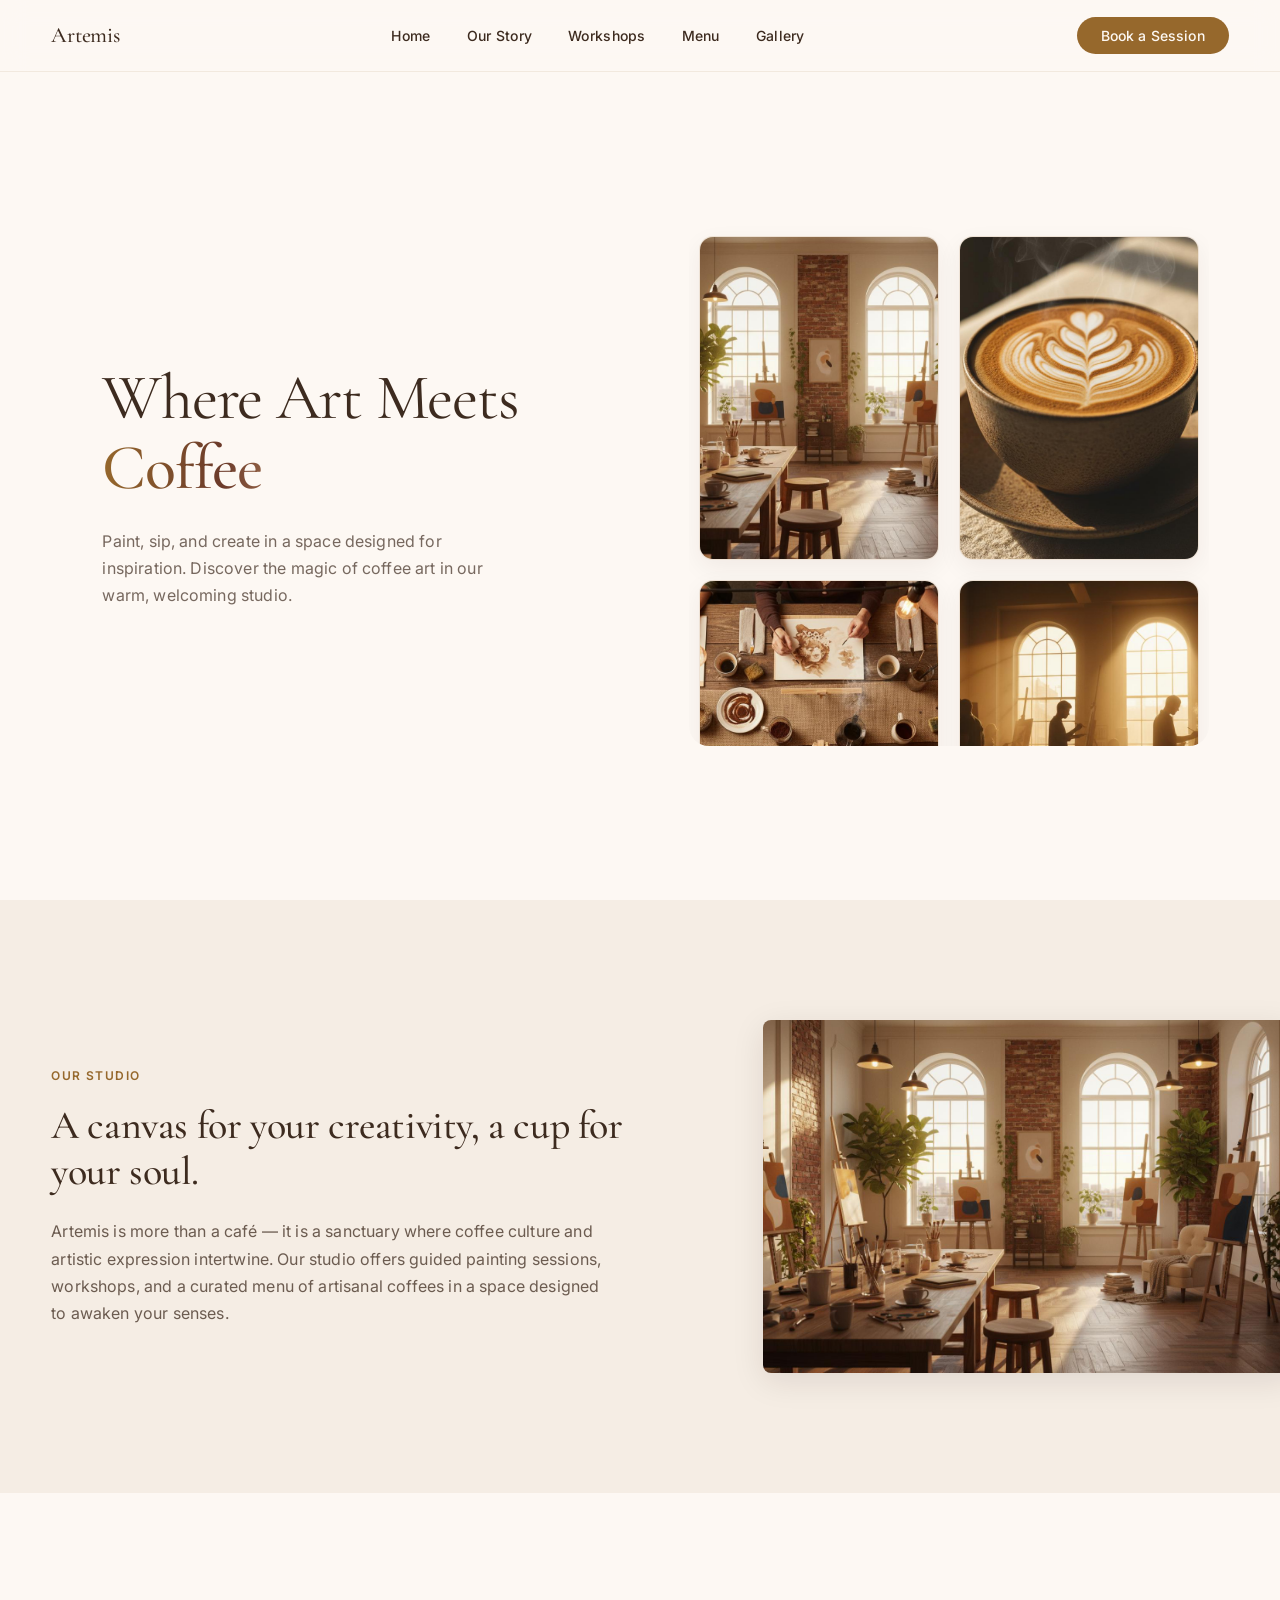
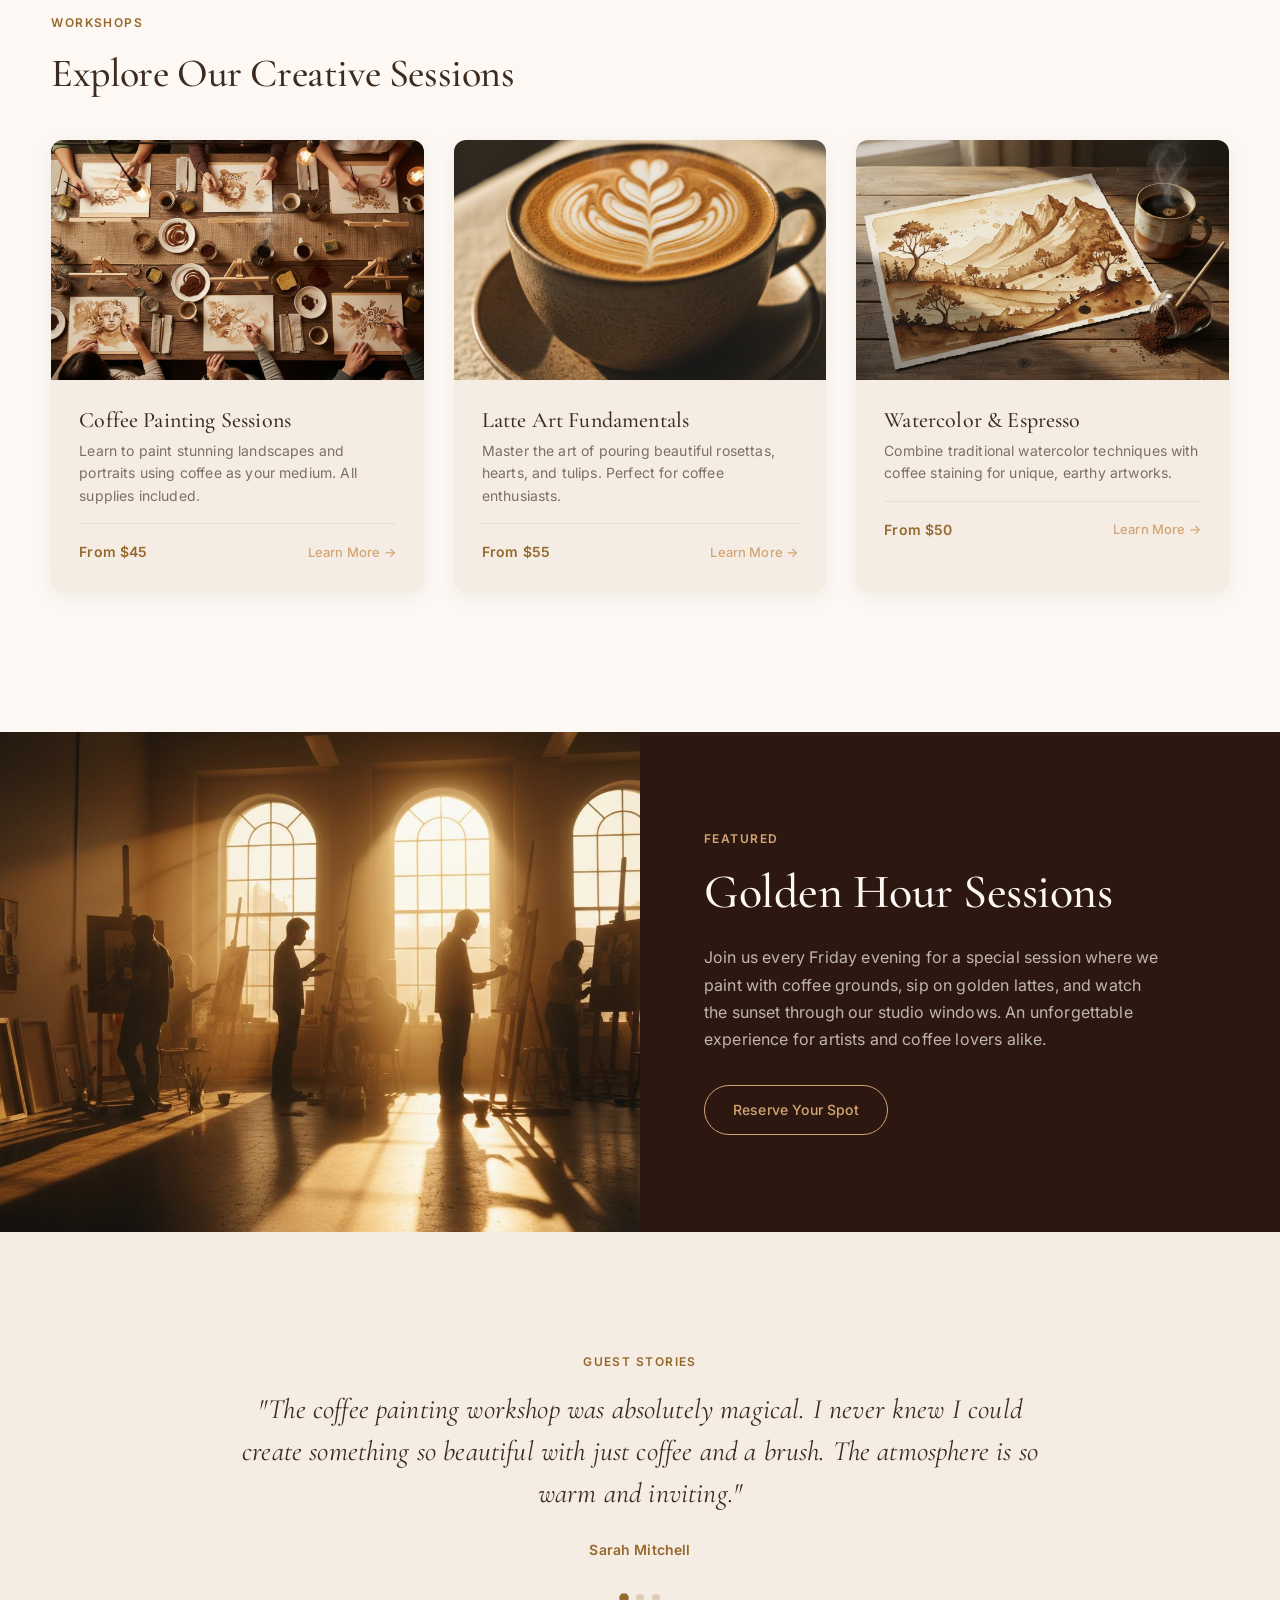
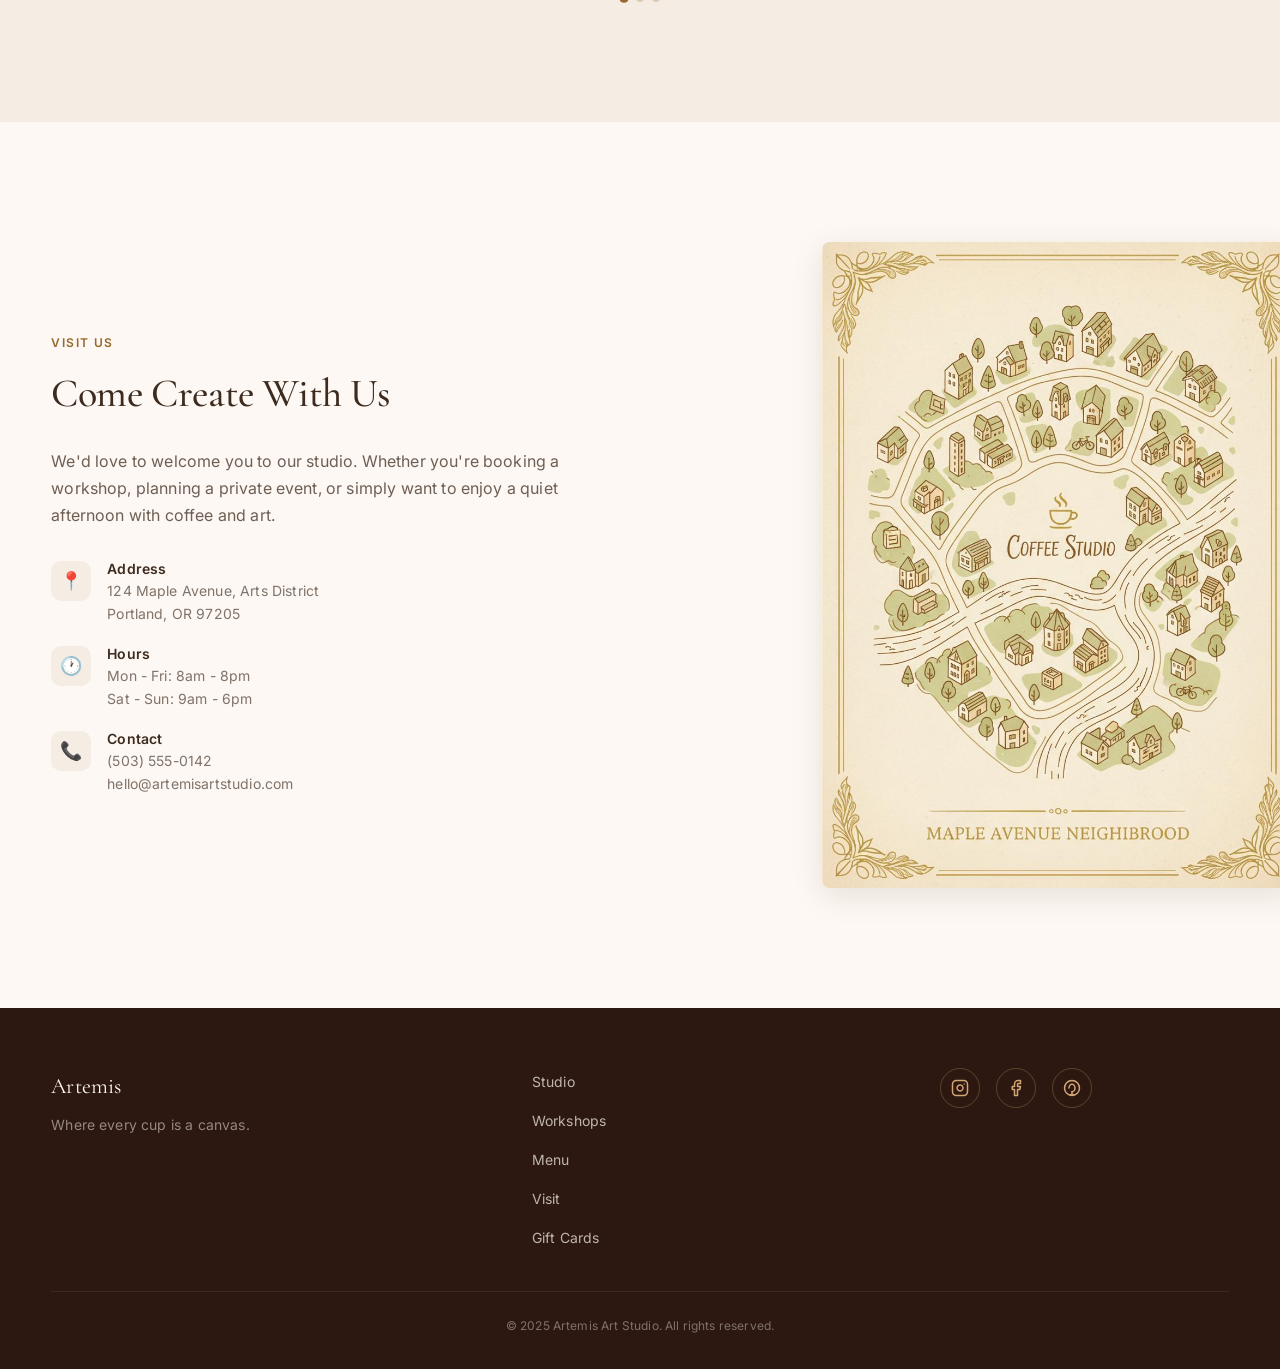
<file: index.html>
<!DOCTYPE html>
<html lang="en">
<head>
<meta charset="UTF-8">
<meta name="viewport" content="width=device-width, initial-scale=1.0">
<title>Artemis Art Studio &mdash; Where Art Meets Coffee</title>
<link rel="preconnect" href="https://fonts.googleapis.com">
<link rel="preconnect" href="https://fonts.gstatic.com" crossorigin>
<link href="https://fonts.googleapis.com/css2?family=Cormorant+Garamond:ital,wght@0,400;0,500;0,600;1,400&family=Inter:wght@400;500;600&display=swap" rel="stylesheet">
<style>
*,*::before,*::after{margin:0;padding:0;box-sizing:border-box}
:root{
  --primary:#3D2B1F;
  --secondary:#96682C;
  --accent:#D4A574;
  --highlight:#C8956C;
  --bg:#FDF8F3;
  --surface:#F5EDE4;
  --surface-dark:#2C1810;
  --coffee:#6B3A2A;
  --steam:rgba(212,165,116,0.4);
}
html{scroll-behavior:smooth}
body{
  font-family:'Inter',sans-serif;
  color:var(--primary);
  background:var(--bg);
  line-height:1.7;
  letter-spacing:0.01em;
  overflow-x:hidden;
}
h1,h2,h3,h4,h5,h6{font-family:'Cormorant Garamond',serif;font-weight:400;line-height:1.1}
img{max-width:100%;display:block}
a{text-decoration:none;color:inherit}

/* ===== NAVIGATION ===== */
.nav{
  position:fixed;
  top:0;left:0;right:0;
  height:72px;
  background:rgba(253,248,243,0.92);
  backdrop-filter:blur(12px);
  -webkit-backdrop-filter:blur(12px);
  border-bottom:1px solid rgba(150,104,44,0.1);
  z-index:100;
  display:flex;
  align-items:center;
  justify-content:space-between;
  padding:0 4vw;
}
.nav-logo{
  font-family:'Cormorant Garamond',serif;
  font-size:22px;
  font-weight:500;
  color:var(--primary);
  letter-spacing:-0.01em;
}
.nav-links{
  display:flex;
  align-items:center;
  gap:36px;
  list-style:none;
}
.nav-links a{
  font-family:'Inter',sans-serif;
  font-size:14px;
  font-weight:500;
  letter-spacing:0.02em;
  color:var(--primary);
  transition:color 0.3s ease;
  position:relative;
  text-decoration:none;
}
.nav-links a::after{
  content:'';
  position:absolute;
  bottom:-4px;left:0;
  width:0;height:1.5px;
  background:var(--secondary);
  transition:width 0.3s ease;
}
.nav-links a:hover{color:var(--secondary)}
.nav-links a:hover::after{width:100%}
.nav-cta{
  font-family:'Inter',sans-serif;
  font-size:14px;
  font-weight:500;
  background:var(--secondary);
  color:var(--bg);
  padding:10px 24px;
  border-radius:100px;
  border:none;
  cursor:pointer;
  transition:all 0.3s ease;
}
.nav-cta:hover{
  background:var(--primary);
  transform:translateY(-1px);
}
.nav-toggle{display:none}

/* ===== HERO ===== */
.hero{
  min-height:100vh;
  display:flex;
  align-items:center;
  background:var(--bg);
  position:relative;
  padding-top:72px;
}
.hero::before{
  content:'';
  position:absolute;
  inset:0;
  background:url("[data-uri]") repeat;
  opacity:0.02;
  pointer-events:none;
  mix-blend-mode:overlay;
}
.hero-inner{
  width:100%;
  max-width:1400px;
  margin:0 auto;
  padding:0 8vw;
  display:grid;
  grid-template-columns:50% 50%;
  align-items:center;
  gap:40px;
}
.hero-text{
  position:relative;
  z-index:2;
}
.hero-headline{
  font-family:'Cormorant Garamond',serif;
  font-size:clamp(40px,5.5vw,64px);
  font-weight:400;
  letter-spacing:-0.02em;
  line-height:1.1;
  color:var(--primary);
  max-width:520px;
}
.hero-headline .word{
  display:inline-block;
  opacity:0;
  transform:translateY(20px);
}

/* ===== COFFEE WRITING DYNAMIC COLOR CHROMATICITY ===== */
.hero-headline .word-coffee {
  background: linear-gradient(
    90deg, 
    var(--secondary) 0%, 
    var(--coffee) 25%, 
    var(--accent) 50%, 
    var(--highlight) 75%, 
    var(--secondary) 100%
  );
  background-size: 300% auto;
  -webkit-background-clip: text;
  background-clip: text;
  -webkit-text-fill-color: transparent;
  animation: colorShift 8s linear infinite;
  font-weight: 500;
}

@keyframes colorShift {
  0% { background-position: 0% center; }
  100% { background-position: 300% center; }
}

.hero-subtitle{
  font-family:'Inter',sans-serif;
  font-size:16px;
  font-weight:400;
  color:rgba(61,43,31,0.7);
  margin-top:24px;
  max-width:420px;
  line-height:1.7;
}
.hero-visual{
  display:flex;
  align-items:center;
  justify-content:center;
  position:relative;
  width:100%;
  height:100%;
}

/* ===== SECTIONS GENERAL ===== */
.section{
  padding:120px 4vw;
  position:relative;
}
.section-inner{
  max-width:1200px;
  margin:0 auto;
}
.section-label{
  font-family:'Inter',sans-serif;
  font-size:12px;
  font-weight:600;
  letter-spacing:0.12em;
  text-transform:uppercase;
  color:var(--secondary);
  margin-bottom:16px;
  display:block;
}
.section-heading{
  font-family:'Cormorant Garamond',serif;
  font-size:clamp(32px,3.5vw,40px);
  font-weight:500;
  letter-spacing:-0.01em;
  color:var(--primary);
  margin-bottom:24px;
  line-height:1.15;
}
.section-body{
  font-family:'Inter',sans-serif;
  font-size:16px;
  color:rgba(61,43,31,0.75);
  line-height:1.7;
  max-width:560px;
}

/* ===== INTRODUCTION ===== */
#studio{background:var(--surface)}
.intro-grid{
  display:grid;
  grid-template-columns:55% 45%;
  gap:64px;
  align-items:center;
}
.intro-image{
  border-radius:8px;
  overflow:hidden;
  box-shadow:0 8px 32px rgba(44,24,16,0.1);
}
.intro-image img{
  width:100%;
  height:100%;
  object-fit:cover;
  transition:transform 0.6s ease;
}
.intro-image:hover img{transform:scale(1.03)}

/* ===== WORKSHOPS: STATIC THREE-COLUMN GRID FOR COMPUTER ===== */
#workshops{background:var(--bg);overflow:hidden}
.workshops-carousel-wrapper{
  position:relative;
  width:100%;
}
.workshops-scroll{
  display:grid;
  grid-template-columns:repeat(3, 1fr);
  gap:30px;
  padding:20px 0;
}
.workshop-card{
  background:var(--surface);
  border-radius:12px;
  overflow:hidden;
  box-shadow:0 4px 20px rgba(44,24,16,0.06);
  transition:transform 0.4s ease,box-shadow 0.4s ease;
  cursor:pointer;
}
.workshop-card:hover{
  transform:translateY(-8px);
  box-shadow:0 12px 40px rgba(44,24,16,0.12);
}
.workshop-card-img{
  height:240px;
  overflow:hidden;
}
.workshop-card-img img{
  width:100%;
  height:100%;
  object-fit:cover;
  transition:transform 0.6s ease;
}
.workshop-card:hover .workshop-card-img img{transform:scale(1.05)}
.workshop-card-content{padding:28px}
.workshop-card-title{
  font-family:'Cormorant Garamond',serif;
  font-size:22px;
  font-weight:500;
  color:var(--primary);
  margin-bottom:8px;
}
.workshop-card-desc{
  font-family:'Inter',sans-serif;
  font-size:14px;
  color:rgba(61,43,31,0.65);
  line-height:1.6;
}
.workshop-card-meta{
  display:flex;
  justify-content:space-between;
  align-items:center;
  margin-top:16px;
  padding-top:16px;
  border-top:1px solid rgba(150,104,44,0.12);
}
.workshop-card-price{
  font-family:'Inter',sans-serif;
  font-size:14px;
  font-weight:600;
  color:var(--secondary);
}
.workshop-card-link{
  font-family:'Inter',sans-serif;
  font-size:13px;
  font-weight:500;
  color:var(--accent);
  transition:color 0.3s ease;
}
.workshop-card-link:hover{color:var(--secondary)}

/* CAROUSEL BUTTONS (HIDDEN ON DESKTOP COMPUTER BY DEFAULT) */
.carousel-btn {
  display:none;
  position:absolute;
  top:50%;
  transform:translateY(-50%);
  width:44px;
  height:44px;
  border-radius:50%;
  background:var(--surface);
  border:1px solid rgba(150,104,44,0.2);
  color:var(--primary);
  font-size:18px;
  align-items:center;
  justify-content:center;
  cursor:pointer;
  z-index:10;
  box-shadow:0 4px 12px rgba(44,24,16,0.1);
  transition:all 0.3s ease;
}
.carousel-btn:hover {
  background:var(--primary);
  color:var(--bg);
}
.carousel-btn.prev { left: 10px; }
.carousel-btn.next { right: 10px; }

/* ===== FEATURED ===== */
#featured{background:var(--surface-dark)}
.featured-grid{
  display:grid;
  grid-template-columns:1fr 1fr;
  gap:0;
  align-items:center;
}
.featured-image{
  height:100%;
  min-height:500px;
  overflow:hidden;
}
.featured-image img{
  width:100%;
  height:100%;
  object-fit:cover;
}
.featured-text{
  padding:80px 64px;
}
.featured-text .section-label{color:var(--accent)}
.featured-text .section-heading{
  color:var(--bg);
  font-size:clamp(36px,4vw,48px);
}
.featured-text .section-body{color:rgba(253,248,243,0.7);max-width:460px}
.featured-cta{
  display:inline-block;
  margin-top:32px;
  font-family:'Inter',sans-serif;
  font-size:14px;
  font-weight:500;
  color:var(--accent);
  border:1px solid var(--accent);
  padding:12px 28px;
  border-radius:100px;
  transition:all 0.3s ease;
}
.featured-cta:hover{
  background:var(--accent);
  color:var(--surface-dark);
}

/* ===== TESTIMONIALS ===== */
#stories{background:var(--surface)}
.testimonial-wrap{
  max-width:800px;
  margin:0 auto;
  text-align:center;
}
.testimonial-quote{
  font-family:'Cormorant Garamond',serif;
  font-size:clamp(22px,2.5vw,28px);
  font-weight:400;
  font-style:italic;
  color:var(--primary);
  line-height:1.5;
  min-height:120px;
  display:flex;
  align-items:center;
  justify-content:center;
}
.testimonial-author{
  font-family:'Inter',sans-serif;
  font-size:14px;
  font-weight:600;
  color:var(--secondary);
  margin-top:24px;
}
.testimonial-nav{
  display:flex;
  justify-content:center;
  gap:8px;
  margin-top:32px;
}
.testimonial-dot{
  width:8px;
  height:8px;
  border-radius:50%;
  background:rgba(150,104,44,0.25);
  cursor:pointer;
  transition:all 0.3s ease;
  border:none;
}
.testimonial-dot.active{
  background:var(--secondary);
  transform:scale(1.2);
}

/* ===== VISIT ===== */
#visit{background:var(--bg)}
.visit-grid{
  display:grid;
  grid-template-columns:60% 40%;
  gap:64px;
  align-items:center;
}
.visit-info h2{margin-bottom:32px}
.visit-details{
  display:grid;
  gap:20px;
  margin-top:32px;
}
.visit-item{
  display:flex;
  align-items:flex-start;
  gap:16px;
}
.visit-icon{
  width:40px;
  height:40px;
  border-radius:10px;
  background:var(--surface);
  display:flex;
  align-items:center;
  justify-content:center;
  flex-shrink:0;
  font-size:18px;
}
.visit-item h4{
  font-family:'Inter',sans-serif;
  font-size:14px;
  font-weight:600;
  color:var(--primary);
  margin-bottom:2px;
}
.visit-item p{
  font-family:'Inter',sans-serif;
  font-size:14px;
  color:rgba(61,43,31,0.65);
}
.visit-image{
  border-radius:8px;
  overflow:hidden;
  box-shadow:0 8px 32px rgba(44,24,16,0.1);
}
.visit-image img{
  width:100%;
  height:100%;
  object-fit:cover;
}

/* ===== FOOTER ===== */
.footer{
  background:var(--surface-dark);
  padding:60px 4vw 32px;
}
.footer-inner{
  max-width:1200px;
  margin:0 auto;
}
.footer-grid{
  display:grid;
  grid-template-columns:1.2fr 1fr 0.8fr;
  gap:48px;
  padding-bottom:40px;
  border-bottom:1px solid rgba(253,248,243,0.08);
}
.footer-brand{
  font-family:'Cormorant Garamond',serif;
  font-size:22px;
  color:var(--bg);
  margin-bottom:8px;
}
.footer-tagline{
  font-family:'Inter',sans-serif;
  font-size:14px;
  color:rgba(253,248,243,0.5);
}
.footer-links{
  list-style:none;
  display:flex;
  flex-direction:column;
  gap:12px;
}
.footer-links a{
  font-family:'Inter',sans-serif;
  font-size:14px;
  color:rgba(253,248,243,0.7);
  transition:color 0.3s ease;
}
.footer-links a:hover{color:var(--accent)}
.footer-social{
  display:flex;
  gap:16px;
}
.footer-social a{
  width:40px;
  height:40px;
  border-radius:50%;
  border:1px solid rgba(212,165,116,0.3);
  display:flex;
  align-items:center;
  justify-content:center;
  color:var(--accent);
  font-size:18px;
  transition:all 0.3s ease;
}
.footer-social a:hover{
  background:var(--accent);
  color:var(--surface-dark);
}
.footer-bottom{
  text-align:center;
  padding-top:24px;
  font-family:'Inter',sans-serif;
  font-size:12px;
  color:rgba(253,248,243,0.4);
}

/* ===== ANIMATIONS ===== */
.fade-up{
  opacity:0;
  transform:translateY(30px);
}
.fade-up.visible{
  opacity:1;
  transform:translateY(0);
  transition:opacity 0.8s cubic-bezier(0.33,1,0.68,1),transform 0.8s cubic-bezier(0.33,1,0.68,1);
}
.fade-left{
  opacity:0;
  transform:translateX(-60px);
}
.fade-left.visible{
  opacity:1;
  transform:translateX(0);
  transition:opacity 1s cubic-bezier(0.33,1,0.68,1),transform 1s cubic-bezier(0.33,1,0.68,1);
}
.fade-right{
  opacity:0;
  transform:translateX(40px);
}
.fade-right.visible{
  opacity:1;
  transform:translateX(0);
  transition:opacity 0.8s cubic-bezier(0.33,1,0.68,1),transform 0.8s cubic-bezier(0.33,1,0.68,1);
}

/* ===== RESPONSIVE LAYOUT DEFINITIONS ===== */
@media(max-width:992px) {
  .workshops-scroll { gap: 16px; }
}

@media(max-width:768px){
  .nav-links,.nav-cta{display:none}
  .nav-toggle{
    display:block;
    background:none;
    border:none;
    font-size:24px;
    cursor:pointer;
    color:var(--primary);
  }
  .hero-inner{
    grid-template-columns:1fr;
    text-align:center;
    gap:40px;
    padding-top:100px;
    padding-bottom:60px;
  }
  .hero-headline{max-width:100%}
  .hero-subtitle{margin:24px auto 0}
  .hero-visual{order:-1}
  .intro-grid{grid-template-columns:1fr}
  
  /* ===== ACTIVE ONE CARD PER VIEWPORT SLIDER (PHONE) ===== */
  .workshops-scroll{
    display:flex;
    gap:0;
    padding:20px 0;
    overflow-x:auto;
    scroll-behavior:smooth;
    scrollbar-width:none;
    scroll-snap-type:x mandatory;
  }
  .workshop-card{
    min-width:100%;
    scroll-snap-align:center;
    border-radius:0;
    box-shadow:none;
    padding:0 20px;
    background:transparent;
  }
  .workshop-card-img {
    height:200px;
    overflow:hidden;
  }
  .workshop-card-img img {
    border-radius:12px 12px 0 0;
    width:100%;
    height:100%;
    object-fit:cover;
  }
  .workshop-card-content {
    background:var(--surface);
    border-radius:0 0 12px 12px;
  }
  
  .carousel-btn {
    display:flex;
  }
  
  .featured-grid{grid-template-columns:1fr}
  .featured-image{min-height:300px}
  .featured-text{padding:48px 24px}
  .visit-grid{grid-template-columns:1fr}
  .footer-grid{grid-template-columns:1fr;text-align:center}
  .footer-social{justify-content:center}
  .section{padding:80px 5vw}
  
  .hero-visual {
    height: 340px !important;
  }
}

/* ===== STAGGERED PARALLAX COLLAGE SLIDER ===== */
.staggered-collage-viewport {
  width: 100%;
  max-width: 520px;
  height: 520px;
  overflow: hidden;
  position: relative;
  display: grid;
  grid-template-columns: 1fr 1fr;
  gap: 20px;
  padding: 10px;
  border-radius: 20px;
}
.collage-ribbon {
  display: flex;
  flex-direction: column;
  gap: 20px;
  height: max-content;
}

.ribbon-left {
  animation: glideDown 24s infinite linear;
}
.ribbon-right {
  animation: glideUp 24s infinite linear;
}

.collage-pic-box {
  width: 100%;
  aspect-ratio: 1 / 1.35;
  border-radius: 14px;
  overflow: hidden;
  background: var(--surface);
  box-shadow: 0 8px 24px rgba(44,24,16,0.06);
  border: 1px solid rgba(150,104,44,0.08);
}
.collage-pic-box img {
  width: 100%;
  height: 100%;
  object-fit: cover;
  transition: transform 0.5s ease;
}
.collage-pic-box:hover img {
  transform: scale(1.03);
}

@keyframes glideDown {
  0% { transform: translateY(0); }
  100% { transform: translateY(-50%); }
}
@keyframes glideUp {
  0% { transform: translateY(-50%); }
  100% { transform: translateY(0); }
}
</style>
</head>
<body>

<!-- ===== NAVIGATION ===== -->
<nav class="nav">
  <a href="artemis-art-studio.html" class="nav-logo">Artemis</a>
  <ul class="nav-links">
    <li><a href="index.html">Home</a></li>
    <li><a href="about.html">Our Story</a></li>
    <li><a href="workshops.html">Workshops</a></li>
    <li><a href="menu.html">Menu</a></li>
    <li><a href="gallery.html">Gallery</a></li>
  </ul>
  <a href="booking.html" class="nav-cta" style="display: inline-block; text-align: center; line-height: normal;">Book a Session</a>
  <button class="nav-toggle" onclick="toggleMobileNav()">&#9776;</button>
</nav>

<!-- ===== HERO ===== -->
<section class="hero" id="home">
  <div class="hero-inner">
    <div class="hero-text">
      <h1 class="hero-headline" id="hero-headline">Where Art Meets Coffee</h1>
      <p class="hero-subtitle">Paint, sip, and create in a space designed for inspiration. Discover the magic of coffee art in our warm, welcoming studio.</p>
    </div>
    <div class="hero-visual">
      <div class="staggered-collage-viewport">
        
        <!-- Left Track: Continuous Loop Down -->
        <div class="collage-ribbon ribbon-left">
          <div class="collage-pic-box"><img src="images/studio-interior.jpg" alt="Artemis space context"></div>
          <div class="collage-pic-box"><img src="images/coffee-painting-workshop.jpg" alt="Canvas painting"></div>
          <div class="collage-pic-box"><img src="images/studio-interior.jpg" alt="Artemis space context"></div>
          <div class="collage-pic-box"><img src="images/coffee-painting-workshop.jpg" alt="Canvas painting"></div>
        </div>
        
        <!-- Right Track: Continuous Loop Up -->
        <div class="collage-ribbon ribbon-right">
          <div class="collage-pic-box"><img src="images/latte-art.jpg" alt="Latte drawing frames"></div>
          <div class="collage-pic-box"><img src="images/golden-hour.jpg" alt="Sunset context portrait"></div>
          <div class="collage-pic-box"><img src="images/latte-art.jpg" alt="Latte drawing frames"></div>
          <div class="collage-pic-box"><img src="images/golden-hour.jpg" alt="Sunset context portrait"></div>
        </div>

      </div>
    </div>
  </div>
</section>

<!-- ===== INTRODUCTION ===== -->
<section class="section" id="studio">
  <div class="section-inner">
    <div class="intro-grid">
      <div class="intro-text">
        <span class="section-label fade-up">Our Studio</span>
        <h2 class="section-heading fade-up">A canvas for your creativity, a cup for your soul.</h2>
        <p class="section-body fade-up">Artemis is more than a caf&eacute; &mdash; it is a sanctuary where coffee culture and artistic expression intertwine. Our studio offers guided painting sessions, workshops, and a curated menu of artisanal coffees in a space designed to awaken your senses.</p>
      </div>
      <div class="intro-image fade-right">
        <img src="images/studio-interior.jpg" alt="Artemis Art Studio interior with easels, warm lighting, and coffee cups">
      </div>
    </div>
  </div>
</section>

<!-- ===== WORKSHOPS ===== -->
<section class="section" id="workshops">
  <div class="section-inner">
    <span class="section-label fade-up">Workshops</span>
    <h2 class="section-heading fade-up">Explore Our Creative Sessions</h2>
    <div class="workshops-carousel-wrapper">
      <button class="carousel-btn prev" aria-label="Previous Slide">&#10094;</button>
      <div class="workshops-scroll" id="workshops-scroll">
        <div class="workshop-card fade-up">
          <div class="workshop-card-img">
            <img src="images/coffee-painting-workshop.jpg" alt="Coffee Painting Session">
          </div>
          <div class="workshop-card-content">
            <h3 class="workshop-card-title">Coffee Painting Sessions</h3>
            <p class="workshop-card-desc">Learn to paint stunning landscapes and portraits using coffee as your medium. All supplies included.</p>
            <div class="workshop-card-meta">
              <span class="workshop-card-price">From $45</span>
              <span class="workshop-card-link">Learn More &rarr;</span>
            </div>
          </div>
        </div>
        <div class="workshop-card fade-up">
          <div class="workshop-card-img">
            <img src="images/latte-art.jpg" alt="Latte Art Fundamentals">
          </div>
          <div class="workshop-card-content">
            <h3 class="workshop-card-title">Latte Art Fundamentals</h3>
            <p class="workshop-card-desc">Master the art of pouring beautiful rosettas, hearts, and tulips. Perfect for coffee enthusiasts.</p>
            <div class="workshop-card-meta">
              <span class="workshop-card-price">From $55</span>
              <span class="workshop-card-link">Learn More &rarr;</span>
            </div>
          </div>
        </div>
        <div class="workshop-card fade-up">
          <div class="workshop-card-img">
            <img src="images/coffee-watercolor.jpg" alt="Watercolor and Espresso">
          </div>
          <div class="workshop-card-content">
            <h3 class="workshop-card-title">Watercolor &amp; Espresso</h3>
            <p class="workshop-card-desc">Combine traditional watercolor techniques with coffee staining for unique, earthy artworks.</p>
            <div class="workshop-card-meta">
              <span class="workshop-card-price">From $50</span>
              <span class="workshop-card-link">Learn More &rarr;</span>
            </div>
          </div>
        </div>
      </div>
      <button class="carousel-btn next" aria-label="Next Slide">&#10095;</button>
    </div>
  </div>
</section>

<!-- ===== FEATURED ===== -->
<section class="section" id="featured" style="padding:0">
  <div class="featured-grid">
    <div class="featured-image fade-left">
      <img src="images/golden-hour.jpg" alt="Golden hour painting session at Artemis Studio">
    </div>
    <div class="featured-text">
      <span class="section-label fade-up">Featured</span>
      <h2 class="section-heading fade-up">Golden Hour Sessions</h2>
      <p class="section-body fade-up">Join us every Friday evening for a special session where we paint with coffee grounds, sip on golden lattes, and watch the sunset through our studio windows. An unforgettable experience for artists and coffee lovers alike.</p>
      <a href="#visit" class="featured-cta fade-up">Reserve Your Spot</a>
    </div>
  </div>
</section>

<!-- ===== TESTIMONIALS ===== -->
<section class="section" id="stories">
  <div class="section-inner">
    <div class="testimonial-wrap">
      <span class="section-label fade-up">Guest Stories</span>
      <div class="testimonial-quote fade-up" id="testimonial-quote">
        "The coffee painting workshop was absolutely magical. I never knew I could create something so beautiful with just coffee and a brush. The atmosphere is so warm and inviting."
      </div>
      <div class="testimonial-author fade-up" id="testimonial-author">Sarah Mitchell</div>
      <div class="testimonial-nav" id="testimonial-nav">
        <button class="testimonial-dot" data-index="0"></button>
        <button class="testimonial-dot" data-index="1"></button>
        <button class="testimonial-dot" data-index="2"></button>
      </div>
    </div>
  </div>
</section>

<!-- ===== VISIT ===== -->
<section class="section" id="visit">
  <div class="section-inner">
    <div class="visit-grid">
      <div class="visit-info">
        <span class="section-label fade-up">Visit Us</span>
        <h2 class="section-heading fade-up">Come Create With Us</h2>
        <p class="section-body fade-up">We'd love to welcome you to our studio. Whether you're booking a workshop, planning a private event, or simply want to enjoy a quiet afternoon with coffee and art.</p>
        <div class="visit-details">
          <div class="visit-item fade-up">
            <div class="visit-icon">&#128205;</div>
            <div>
              <h4>Address</h4>
              <p>124 Maple Avenue, Arts District<br>Portland, OR 97205</p>
            </div>
          </div>
          <div class="visit-item fade-up">
            <div class="visit-icon">&#128336;</div>
            <div>
              <h4>Hours</h4>
              <p>Mon - Fri: 8am - 8pm<br>Sat - Sun: 9am - 6pm</p>
            </div>
          </div>
          <div class="visit-item fade-up">
            <div class="visit-icon">&#128222;</div>
            <div>
              <h4>Contact</h4>
              <p>(503) 555-0142<br>hello@artemisartstudio.com</p>
            </div>
          </div>
        </div>
      </div>
      <div class="visit-image fade-right">
        <img src="images/studio-map.jpg" alt="Map showing Artemis Art Studio location">
      </div>
    </div>
  </div>
</section>

<!-- ===== FOOTER ===== -->
<footer class="footer">
  <div class="footer-inner">
    <div class="footer-grid">
      <div>
        <div class="footer-brand">Artemis</div>
        <p class="footer-tagline">Where every cup is a canvas.</p>
      </div>
      <ul class="footer-links">
        <li><a href="#studio">Studio</a></li>
        <li><a href="#workshops">Workshops</a></li>
        <li><a href="#featured">Menu</a></li>
        <li><a href="#visit">Visit</a></li>
        <li><a href="#">Gift Cards</a></li>
      </ul>
      <div class="footer-social">
        <a href="#" aria-label="Instagram">
          <svg width="18" height="18" viewBox="0 0 24 24" fill="none" stroke="currentColor" stroke-width="2" stroke-linecap="round" stroke-linejoin="round"><rect x="2" y="2" width="20" height="20" rx="5" ry="5"></rect><path d="M16 11.37A4 4 0 1 1 12.63 8 4 4 0 0 1 16 11.37z"></path><line x1="17.5" y1="6.5" x2="17.51" y2="6.5"></line></svg>
        </a>
        <a href="#" aria-label="Facebook">
          <svg width="18" height="18" viewBox="0 0 24 24" fill="none" stroke="currentColor" stroke-width="2" stroke-linecap="round" stroke-linejoin="round"><path d="M18 2h-3a5 5 0 0 0-5 5v3H7v4h3v8h4v-8h3l1-4h-4V7a1 1 0 0 1 1-1h3z"></path></svg>
        </a>
        <a href="#" aria-label="Pinterest">
          <svg width="18" height="18" viewBox="0 0 24 24" fill="none" stroke="currentColor" stroke-width="2" stroke-linecap="round" stroke-linejoin="round"><circle cx="12" cy="12" r="10"></circle><path d="M8 12c0-2.76 1.79-5 4-5s4 2.24 4 5c0 2.76-1.79 5-4 5"></path><path d="M12 17v4"></path><path d="M9 21h6"></path></svg>
        </a>
      </div>
    </div>
    <div class="footer-bottom">
      &copy; 2025 Artemis Art Studio. All rights reserved.
    </div>
  </div>
</footer>

<script>
// ===== CONDITIONALLY ACTIVE MOBILE CAROUSEL ENGINE =====
(function(){
  const track = document.getElementById('workshops-scroll');
  const prevBtn = document.querySelector('.carousel-btn.prev');
  const nextBtn = document.querySelector('.carousel-btn.next');
  let cycle;

  function handleSlide(direction) {
    if (window.innerWidth > 768) return;

    const step = track.clientWidth; 
    const maxScroll = track.scrollWidth - track.clientWidth;
    
    if (direction === 'next') {
      if (track.scrollLeft >= maxScroll - 15) {
        track.scrollTo({ left: 0, behavior: 'smooth' });
      } else {
        track.scrollBy({ left: step, behavior: 'smooth' });
      }
    } else {
      if (track.scrollLeft <= 15) {
        track.scrollTo({ left: maxScroll, behavior: 'smooth' });
      } else {
        track.scrollBy({ left: -step, behavior: 'smooth' });
      }
    }
  }

  nextBtn.addEventListener('click', () => { handleSlide('next'); restartCycle(); });
  prevBtn.addEventListener('click', () => { handleSlide('prev'); restartCycle(); });

  function startCycle() {
    if (window.innerWidth <= 768) {
      cycle = setInterval(() => handleSlide('next'), 4000);
    }
  }
  function restartCycle() {
    clearInterval(cycle);
    startCycle();
  }

  track.addEventListener('mouseenter', () => clearInterval(cycle));
  track.addEventListener('mouseleave', startCycle);
  
  window.addEventListener('resize', () => {
    clearInterval(cycle);
    startCycle();
  });

  startCycle();
})();

// ===== TESTIMONIALS CYCLING =====
(function(){
  const quotes = [
    {
      text: '"The coffee painting workshop was absolutely magical. I never knew I could create something so beautiful with just coffee and a brush. The atmosphere is so warm and inviting."',
      author: 'Sarah Mitchell'
    },
    {
      text: '"Artemis is my sanctuary. I come here every weekend for the Golden Hour sessions. There\'s something truly special about painting while the sun sets and the smell of fresh coffee fills the air."',
      author: 'James Chen'
    },
    {
      text: '"I brought my team here for a corporate workshop and it was the best team-building event we\'ve ever had. The instructors are patient, the coffee is incredible, and everyone left with artwork they were proud of."',
      author: 'Emily Rodriguez'
    }
  ];

  let currentIndex = 0;
  const quoteEl = document.getElementById('testimonial-quote');
  const authorEl = document.getElementById('testimonial-author');
  const dots = document.querySelectorAll('.testimonial-dot');

  function showTestimonial(index) {
    quoteEl.style.transition = 'opacity 0.4s ease';
    authorEl.style.transition = 'opacity 0.4s ease';
    quoteEl.style.opacity = '0';
    authorEl.style.opacity = '0';

    setTimeout(() => {
      quoteEl.textContent = quotes[index].text;
      authorEl.textContent = quotes[index].author;
      quoteEl.style.opacity = '1';
      authorEl.style.opacity = '1';
    }, 400);

    dots.forEach((dot, i) => {
      dot.classList.toggle('active', i === index);
    });
  }

  if(dots.length > 0) dots[0].classList.add('active');

  setInterval(() => {
    currentIndex = (currentIndex + 1) % quotes.length;
    showTestimonial(currentIndex);
  }, 6000);

  dots.forEach((dot, index) => {
    dot.addEventListener('click', () => {
      currentIndex = index;
      showTestimonial(currentIndex);
    });
  });
})();

// ===== SCROLL ENTRANCE ANIMATIONS =====
(function(){
  const observerOptions = {
    root: null,
    rootMargin: '0px',
    threshold: 0.15
  };

  const observer = new IntersectionObserver((entries) => {
    entries.forEach(entry => {
      if (entry.isIntersecting) {
        const siblings = Array.from(entry.target.parentElement.children);
        const index = siblings.indexOf(entry.target);
        const delay = index * 0.12;
        entry.target.style.transitionDelay = delay + 's';
        entry.target.classList.add('visible');
        observer.unobserve(entry.target);
      }
    });
  }, observerOptions);

  document.querySelectorAll('.fade-up, .fade-left, .fade-right').forEach(el => {
    observer.observe(el);
  });
})();

// ===== HERO HEADLINE WORD-BY-WORD ANIMATION WITH COFFEE HIGHLIGHT =====
(function(){
  const headline = document.getElementById('hero-headline');
  const text = headline.textContent;
  const words = text.split(' ');
  headline.innerHTML = words.map((word, i) => {
    // Detect the word coffee cleanly to inject style identifiers
    const isCoffee = word.toLowerCase().replace(/[^a-z]/g, '') === 'coffee';
    const className = isCoffee ? 'word word-coffee' : 'word';
    return '<span class="' + className + '" style="animation-delay:' + (i * 0.15) + 's">' + word + '</span>';
  }).join(' ');

  setTimeout(() => {
    headline.querySelectorAll('.word').forEach(word => {
      // Retain layout properties, allowing gradient masks to calculate fill metrics
      const isCoffee = word.classList.contains('word-coffee');
      word.style.opacity = '1';
      word.style.transform = 'translateY(0)';
      word.style.transition = 'opacity 0.8s cubic-bezier(0.33,1,0.68,1), transform 0.8s cubic-bezier(0.33,1,0.68,1)';
    });
  }, 300);
})();

// ===== SMOOTH SCROLL FOR NAV LINKS =====
document.querySelectorAll('a[href^="#"]').forEach(anchor => {
  anchor.addEventListener('click', function(e) {
    const href = this.getAttribute('href');
    if (href === '#') return;
    e.preventDefault();
    const target = document.querySelector(href);
    if (target) {
      target.scrollIntoView({ behavior: 'smooth', block: 'start' });
    }
  });
});

// ===== MOBILE NAV TOGGLE =====
function toggleMobileNav() {
  const navLinks = document.querySelector('.nav-links');
  const isHidden = navLinks.style.display === 'flex';
  navLinks.style.display = isHidden ? 'none' : 'flex';
  if (!isHidden) {
    navLinks.style.position = 'absolute';
    navLinks.style.top = '72px';
    navLinks.style.left = '0';
    navLinks.style.right = '0';
    navLinks.style.flexDirection = 'column';
    navLinks.style.background = 'rgba(253,248,243,0.98)';
    navLinks.style.padding = '24px';
    navLinks.style.gap = '20px';
    navLinks.style.boxShadow = '0 4px 20px rgba(0,0,0,0.08)';
    navLinks.style.backdropFilter = 'blur(12px)';
    navLinks.style.zIndex = '99';
  }
}

// ===== NAV BACKGROUND ON SCROLL =====
window.addEventListener('scroll', () => {
  const nav = document.querySelector('.nav');
  if (window.scrollY > 50) {
    nav.style.boxShadow = '0 2px 20px rgba(44,24,16,0.06)';
  } else {
    nav.style.boxShadow = 'none';
  }
});
</script>

</body>
</html>
</file>
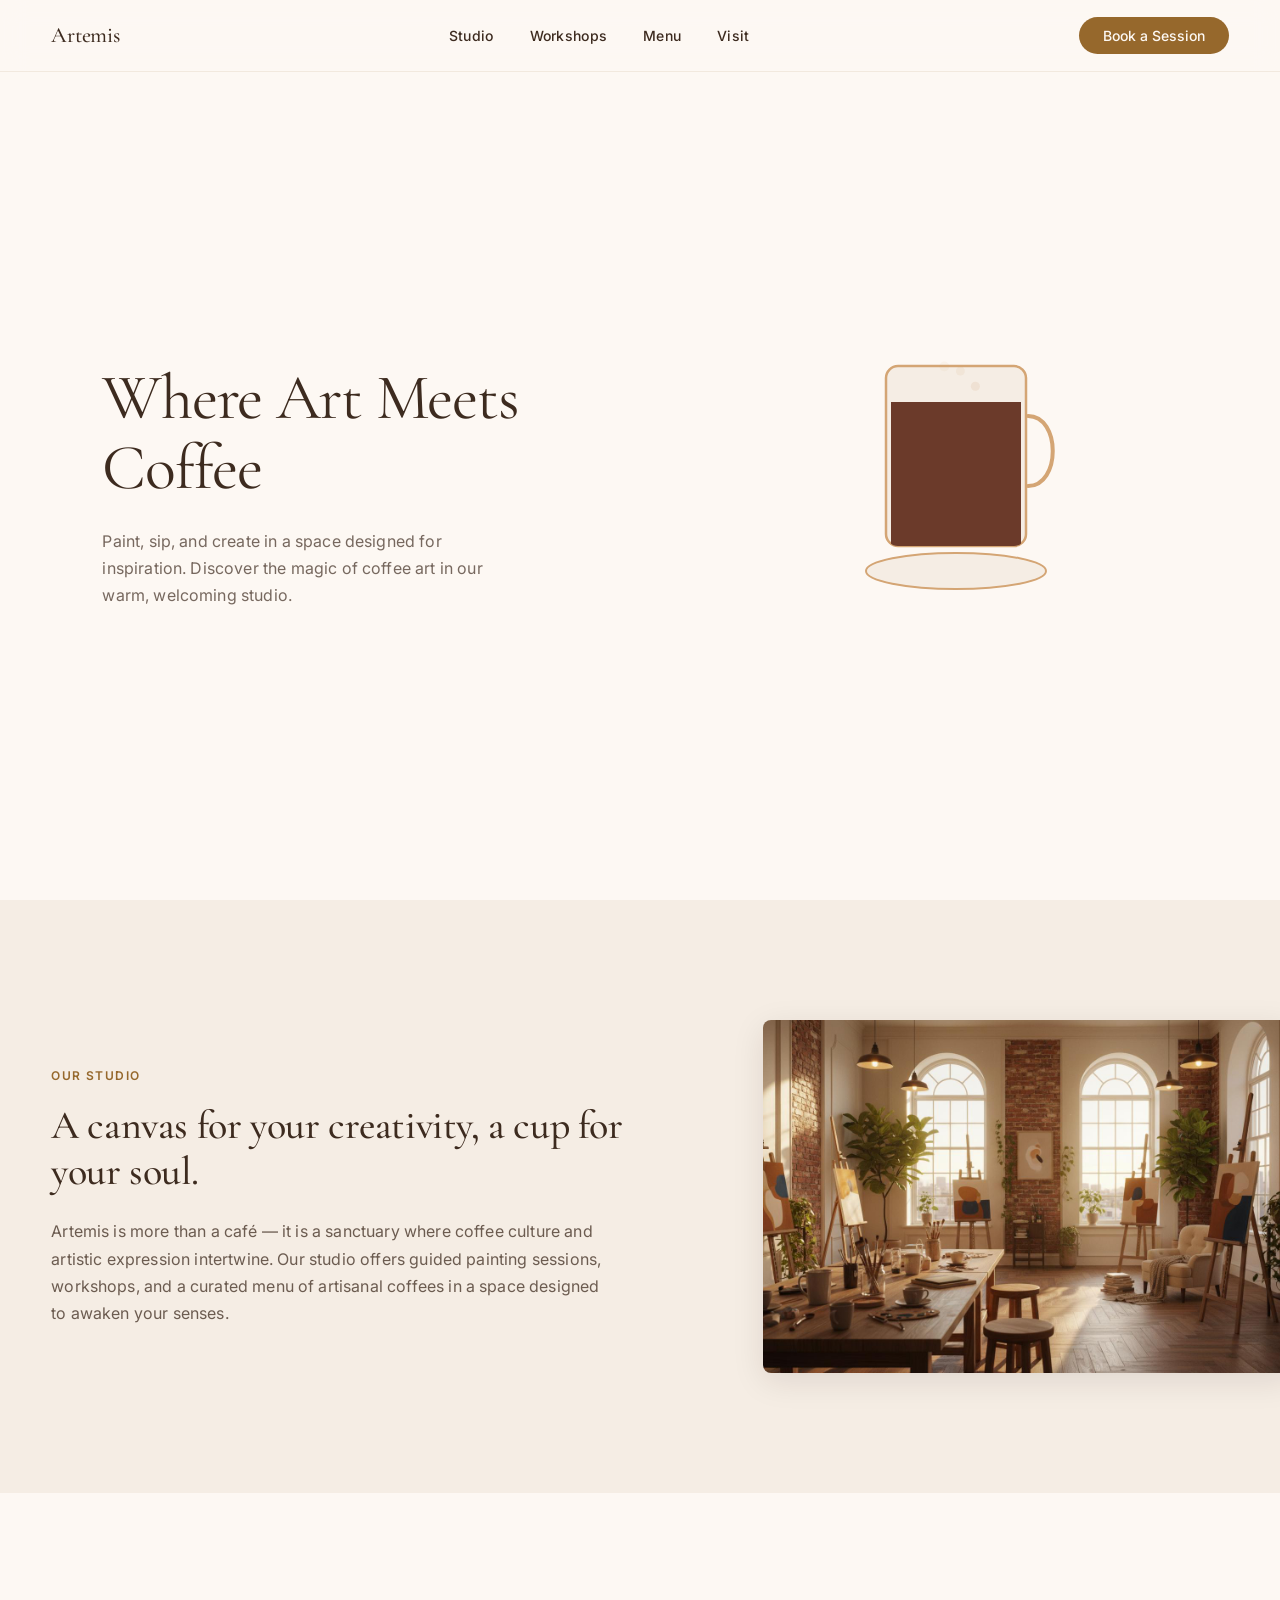
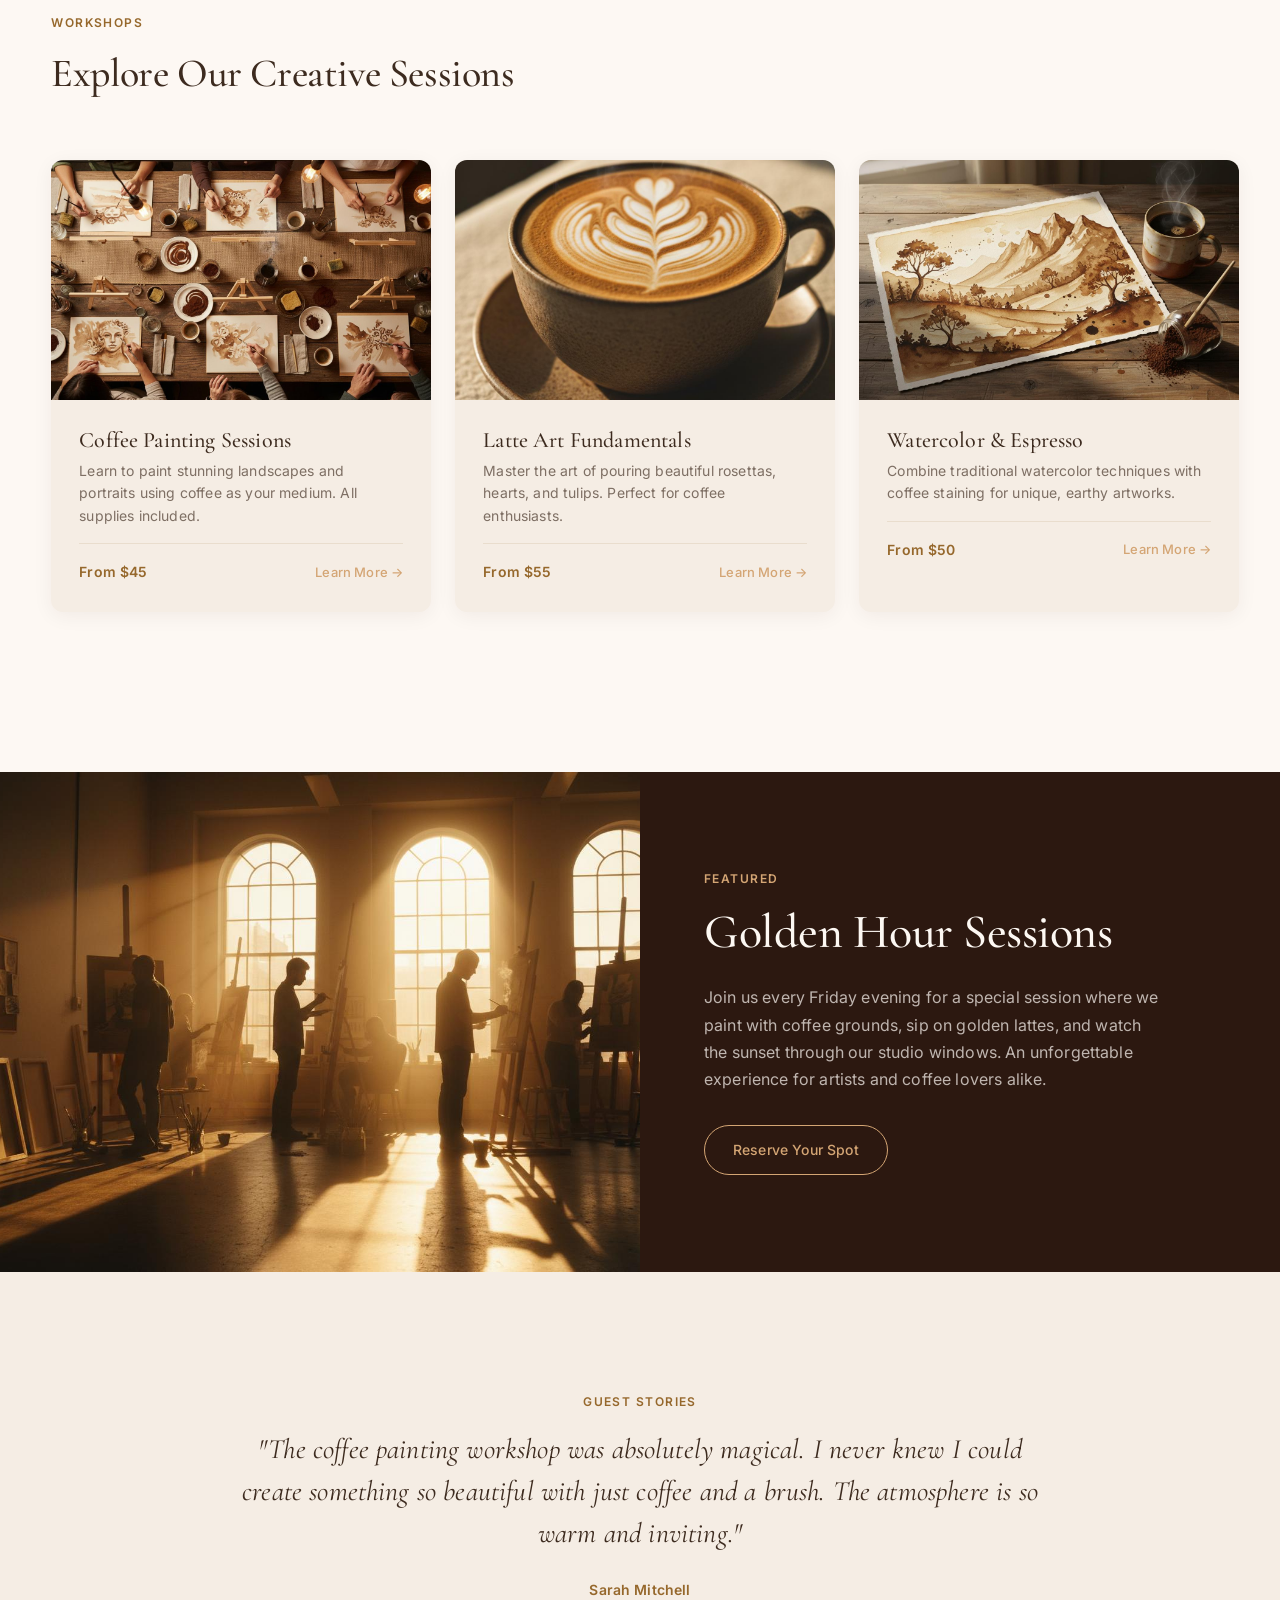
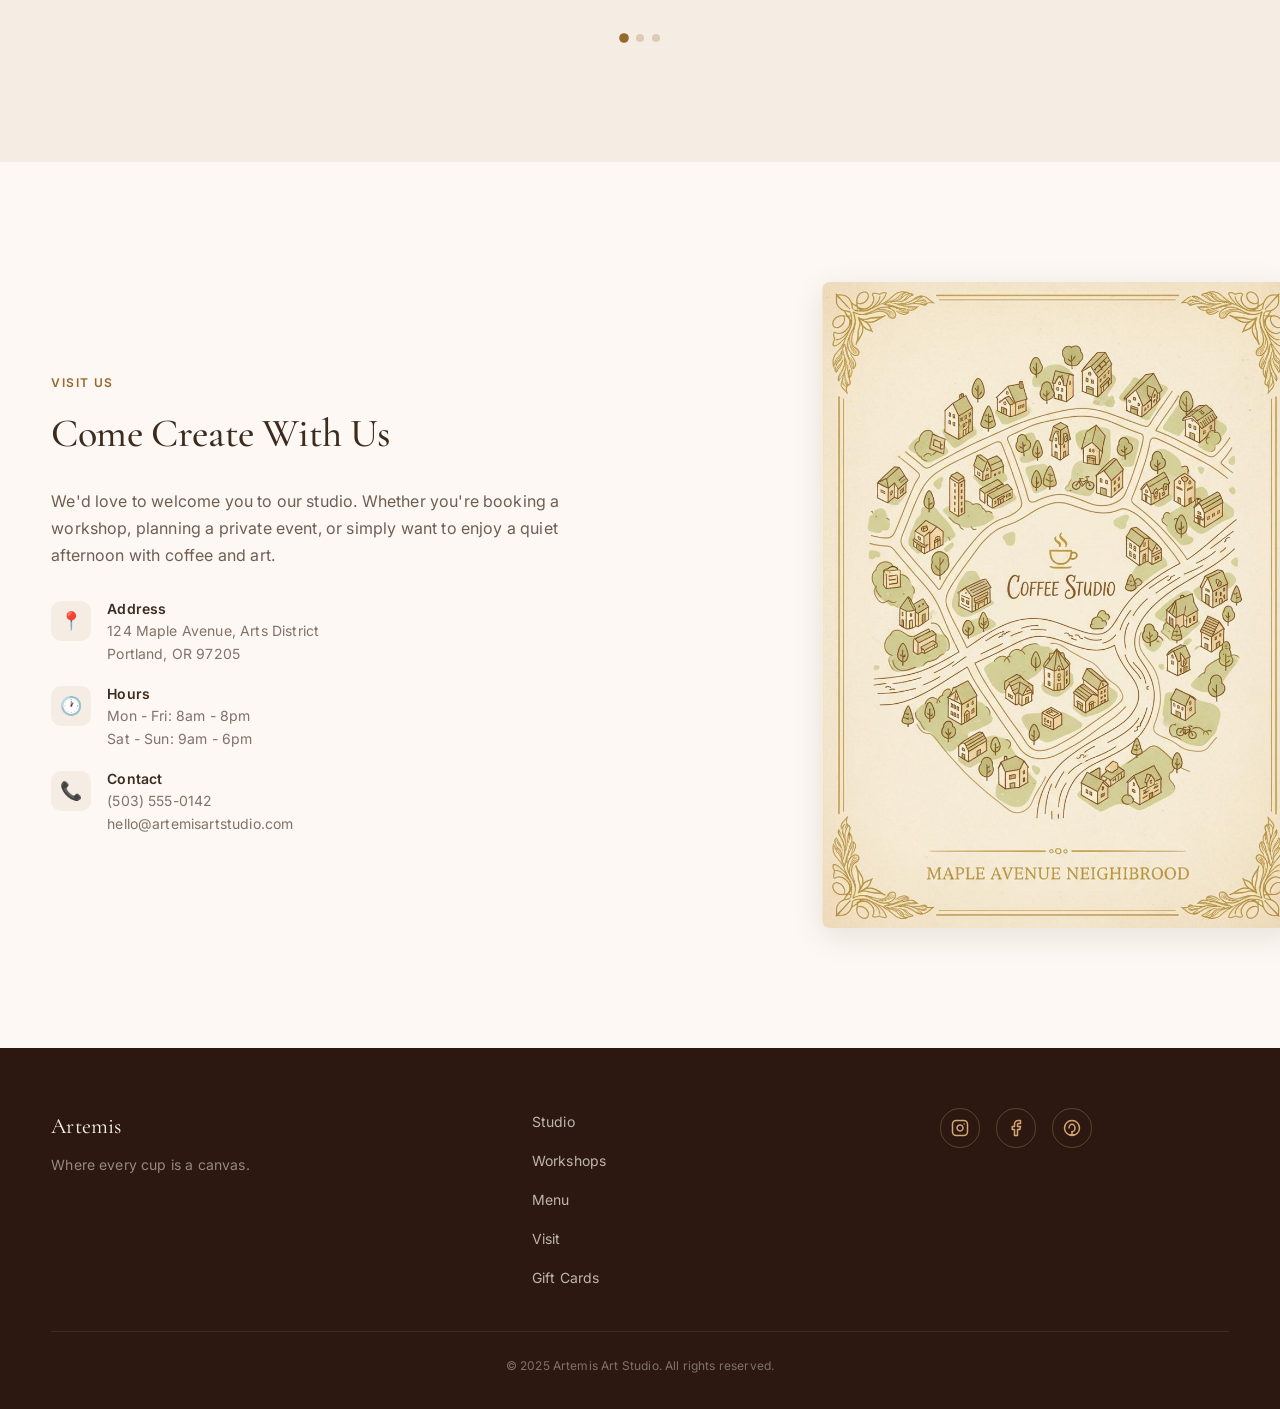
<file: Kimi_Agent_Artemis Art Studio Web/index.html>
<!DOCTYPE html>
<html lang="en">
<head>
<meta charset="UTF-8">
<meta name="viewport" content="width=device-width, initial-scale=1.0">
<title>Artemis Art Studio &mdash; Where Art Meets Coffee</title>
<link rel="preconnect" href="https://fonts.googleapis.com">
<link rel="preconnect" href="https://fonts.gstatic.com" crossorigin>
<link href="https://fonts.googleapis.com/css2?family=Cormorant+Garamond:ital,wght@0,400;0,500;0,600;1,400&family=Inter:wght@400;500;600&display=swap" rel="stylesheet">
<style>
*,*::before,*::after{margin:0;padding:0;box-sizing:border-box}
:root{
  --primary:#3D2B1F;
  --secondary:#96682C;
  --accent:#D4A574;
  --highlight:#C8956C;
  --bg:#FDF8F3;
  --surface:#F5EDE4;
  --surface-dark:#2C1810;
  --coffee:#6B3A2A;
  --steam:rgba(212,165,116,0.4);
}
html{scroll-behavior:smooth}
body{
  font-family:'Inter',sans-serif;
  color:var(--primary);
  background:var(--bg);
  line-height:1.7;
  letter-spacing:0.01em;
  overflow-x:hidden;
}
h1,h2,h3,h4,h5,h6{font-family:'Cormorant Garamond',serif;font-weight:400;line-height:1.1}
img{max-width:100%;display:block}
a{text-decoration:none;color:inherit}

/* ===== NAVIGATION ===== */
.nav{
  position:fixed;
  top:0;left:0;right:0;
  height:72px;
  background:rgba(253,248,243,0.92);
  backdrop-filter:blur(12px);
  -webkit-backdrop-filter:blur(12px);
  border-bottom:1px solid rgba(150,104,44,0.1);
  z-index:100;
  display:flex;
  align-items:center;
  justify-content:space-between;
  padding:0 4vw;
}
.nav-logo{
  font-family:'Cormorant Garamond',serif;
  font-size:22px;
  font-weight:500;
  color:var(--primary);
  letter-spacing:-0.01em;
}
.nav-links{
  display:flex;
  align-items:center;
  gap:36px;
  list-style:none;
}
.nav-links a{
  font-family:'Inter',sans-serif;
  font-size:14px;
  font-weight:500;
  letter-spacing:0.02em;
  color:var(--primary);
  transition:color 0.3s ease;
  position:relative;
}
.nav-links a::after{
  content:'';
  position:absolute;
  bottom:-4px;left:0;
  width:0;height:1.5px;
  background:var(--secondary);
  transition:width 0.3s ease;
}
.nav-links a:hover{color:var(--secondary)}
.nav-links a:hover::after{width:100%}
.nav-cta{
  font-family:'Inter',sans-serif;
  font-size:14px;
  font-weight:500;
  background:var(--secondary);
  color:var(--bg);
  padding:10px 24px;
  border-radius:100px;
  border:none;
  cursor:pointer;
  transition:all 0.3s ease;
}
.nav-cta:hover{
  background:var(--primary);
  transform:translateY(-1px);
}
.nav-toggle{display:none}

/* ===== HERO ===== */
.hero{
  min-height:100vh;
  display:flex;
  align-items:center;
  background:var(--bg);
  position:relative;
  padding-top:72px;
}
.hero::before{
  content:'';
  position:absolute;
  inset:0;
  background:url("[data-uri]") repeat;
  opacity:0.02;
  pointer-events:none;
  mix-blend-mode:overlay;
}
.hero-inner{
  width:100%;
  max-width:1400px;
  margin:0 auto;
  padding:0 8vw;
  display:grid;
  grid-template-columns:55% 45%;
  align-items:center;
  gap:40px;
}
.hero-text{
  position:relative;
  z-index:2;
}
.hero-headline{
  font-family:'Cormorant Garamond',serif;
  font-size:clamp(40px,5.5vw,64px);
  font-weight:400;
  letter-spacing:-0.02em;
  line-height:1.1;
  color:var(--primary);
  max-width:520px;
}
.hero-headline .word{
  display:inline-block;
  opacity:0;
  transform:translateY(20px);
}
.hero-subtitle{
  font-family:'Inter',sans-serif;
  font-size:16px;
  font-weight:400;
  color:rgba(61,43,31,0.7);
  margin-top:24px;
  max-width:420px;
  line-height:1.7;
}
.hero-visual{
  display:flex;
  align-items:center;
  justify-content:center;
  position:relative;
}

/* ===== SECTIONS GENERAL ===== */
.section{
  padding:120px 4vw;
  position:relative;
}
.section-inner{
  max-width:1200px;
  margin:0 auto;
}
.section-label{
  font-family:'Inter',sans-serif;
  font-size:12px;
  font-weight:600;
  letter-spacing:0.12em;
  text-transform:uppercase;
  color:var(--secondary);
  margin-bottom:16px;
  display:block;
}
.section-heading{
  font-family:'Cormorant Garamond',serif;
  font-size:clamp(32px,3.5vw,40px);
  font-weight:500;
  letter-spacing:-0.01em;
  color:var(--primary);
  margin-bottom:24px;
  line-height:1.15;
}
.section-body{
  font-family:'Inter',sans-serif;
  font-size:16px;
  color:rgba(61,43,31,0.75);
  line-height:1.7;
  max-width:560px;
}

/* ===== INTRODUCTION ===== */
#studio{background:var(--surface)}
.intro-grid{
  display:grid;
  grid-template-columns:55% 45%;
  gap:64px;
  align-items:center;
}
.intro-image{
  border-radius:8px;
  overflow:hidden;
  box-shadow:0 8px 32px rgba(44,24,16,0.1);
}
.intro-image img{
  width:100%;
  height:100%;
  object-fit:cover;
  transition:transform 0.6s ease;
}
.intro-image:hover img{transform:scale(1.03)}

/* ===== WORKSHOPS ===== */
#workshops{background:var(--bg);overflow:hidden}
.workshops-scroll{
  display:flex;
  gap:24px;
  padding:40px 0;
}
.workshop-card{
  min-width:380px;
  background:var(--surface);
  border-radius:12px;
  overflow:hidden;
  box-shadow:0 4px 20px rgba(44,24,16,0.06);
  transition:transform 0.4s ease,box-shadow 0.4s ease;
  cursor:pointer;
}
.workshop-card:hover{
  transform:translateY(-8px);
  box-shadow:0 12px 40px rgba(44,24,16,0.12);
}
.workshop-card-img{
  height:240px;
  overflow:hidden;
}
.workshop-card-img img{
  width:100%;
  height:100%;
  object-fit:cover;
  transition:transform 0.6s ease;
}
.workshop-card:hover .workshop-card-img img{transform:scale(1.05)}
.workshop-card-content{padding:28px}
.workshop-card-title{
  font-family:'Cormorant Garamond',serif;
  font-size:22px;
  font-weight:500;
  color:var(--primary);
  margin-bottom:8px;
}
.workshop-card-desc{
  font-family:'Inter',sans-serif;
  font-size:14px;
  color:rgba(61,43,31,0.65);
  line-height:1.6;
}
.workshop-card-meta{
  display:flex;
  justify-content:space-between;
  align-items:center;
  margin-top:16px;
  padding-top:16px;
  border-top:1px solid rgba(150,104,44,0.12);
}
.workshop-card-price{
  font-family:'Inter',sans-serif;
  font-size:14px;
  font-weight:600;
  color:var(--secondary);
}
.workshop-card-link{
  font-family:'Inter',sans-serif;
  font-size:13px;
  font-weight:500;
  color:var(--accent);
  transition:color 0.3s ease;
}
.workshop-card-link:hover{color:var(--secondary)}

/* ===== FEATURED ===== */
#featured{background:var(--surface-dark)}
.featured-grid{
  display:grid;
  grid-template-columns:1fr 1fr;
  gap:0;
  align-items:center;
}
.featured-image{
  height:100%;
  min-height:500px;
  overflow:hidden;
}
.featured-image img{
  width:100%;
  height:100%;
  object-fit:cover;
}
.featured-text{
  padding:80px 64px;
}
.featured-text .section-label{color:var(--accent)}
.featured-text .section-heading{
  color:var(--bg);
  font-size:clamp(36px,4vw,48px);
}
.featured-text .section-body{color:rgba(253,248,243,0.7);max-width:460px}
.featured-cta{
  display:inline-block;
  margin-top:32px;
  font-family:'Inter',sans-serif;
  font-size:14px;
  font-weight:500;
  color:var(--accent);
  border:1px solid var(--accent);
  padding:12px 28px;
  border-radius:100px;
  transition:all 0.3s ease;
}
.featured-cta:hover{
  background:var(--accent);
  color:var(--surface-dark);
}

/* ===== TESTIMONIALS ===== */
#stories{background:var(--surface)}
.testimonial-wrap{
  max-width:800px;
  margin:0 auto;
  text-align:center;
}
.testimonial-quote{
  font-family:'Cormorant Garamond',serif;
  font-size:clamp(22px,2.5vw,28px);
  font-weight:400;
  font-style:italic;
  color:var(--primary);
  line-height:1.5;
  min-height:120px;
  display:flex;
  align-items:center;
  justify-content:center;
}
.testimonial-author{
  font-family:'Inter',sans-serif;
  font-size:14px;
  font-weight:600;
  color:var(--secondary);
  margin-top:24px;
}
.testimonial-nav{
  display:flex;
  justify-content:center;
  gap:8px;
  margin-top:32px;
}
.testimonial-dot{
  width:8px;
  height:8px;
  border-radius:50%;
  background:rgba(150,104,44,0.25);
  cursor:pointer;
  transition:all 0.3s ease;
  border:none;
}
.testimonial-dot.active{
  background:var(--secondary);
  transform:scale(1.2);
}

/* ===== VISIT ===== */
#visit{background:var(--bg)}
.visit-grid{
  display:grid;
  grid-template-columns:60% 40%;
  gap:64px;
  align-items:center;
}
.visit-info h2{margin-bottom:32px}
.visit-details{
  display:grid;
  gap:20px;
  margin-top:32px;
}
.visit-item{
  display:flex;
  align-items:flex-start;
  gap:16px;
}
.visit-icon{
  width:40px;
  height:40px;
  border-radius:10px;
  background:var(--surface);
  display:flex;
  align-items:center;
  justify-content:center;
  flex-shrink:0;
  font-size:18px;
}
.visit-item h4{
  font-family:'Inter',sans-serif;
  font-size:14px;
  font-weight:600;
  color:var(--primary);
  margin-bottom:2px;
}
.visit-item p{
  font-family:'Inter',sans-serif;
  font-size:14px;
  color:rgba(61,43,31,0.65);
}
.visit-image{
  border-radius:8px;
  overflow:hidden;
  box-shadow:0 8px 32px rgba(44,24,16,0.1);
}
.visit-image img{
  width:100%;
  height:100%;
  object-fit:cover;
}

/* ===== FOOTER ===== */
.footer{
  background:var(--surface-dark);
  padding:60px 4vw 32px;
}
.footer-inner{
  max-width:1200px;
  margin:0 auto;
}
.footer-grid{
  display:grid;
  grid-template-columns:1.2fr 1fr 0.8fr;
  gap:48px;
  padding-bottom:40px;
  border-bottom:1px solid rgba(253,248,243,0.08);
}
.footer-brand{
  font-family:'Cormorant Garamond',serif;
  font-size:22px;
  color:var(--bg);
  margin-bottom:8px;
}
.footer-tagline{
  font-family:'Inter',sans-serif;
  font-size:14px;
  color:rgba(253,248,243,0.5);
}
.footer-links{
  list-style:none;
  display:flex;
  flex-direction:column;
  gap:12px;
}
.footer-links a{
  font-family:'Inter',sans-serif;
  font-size:14px;
  color:rgba(253,248,243,0.7);
  transition:color 0.3s ease;
}
.footer-links a:hover{color:var(--accent)}
.footer-social{
  display:flex;
  gap:16px;
}
.footer-social a{
  width:40px;
  height:40px;
  border-radius:50%;
  border:1px solid rgba(212,165,116,0.3);
  display:flex;
  align-items:center;
  justify-content:center;
  color:var(--accent);
  font-size:18px;
  transition:all 0.3s ease;
}
.footer-social a:hover{
  background:var(--accent);
  color:var(--surface-dark);
}
.footer-bottom{
  text-align:center;
  padding-top:24px;
  font-family:'Inter',sans-serif;
  font-size:12px;
  color:rgba(253,248,243,0.4);
}

/* ===== ANIMATIONS ===== */
.fade-up{
  opacity:0;
  transform:translateY(30px);
}
.fade-up.visible{
  opacity:1;
  transform:translateY(0);
  transition:opacity 0.8s cubic-bezier(0.33,1,0.68,1),transform 0.8s cubic-bezier(0.33,1,0.68,1);
}
.fade-left{
  opacity:0;
  transform:translateX(-60px);
}
.fade-left.visible{
  opacity:1;
  transform:translateX(0);
  transition:opacity 1s cubic-bezier(0.33,1,0.68,1),transform 1s cubic-bezier(0.33,1,0.68,1);
}
.fade-right{
  opacity:0;
  transform:translateX(40px);
}
.fade-right.visible{
  opacity:1;
  transform:translateX(0);
  transition:opacity 0.8s cubic-bezier(0.33,1,0.68,1),transform 0.8s cubic-bezier(0.33,1,0.68,1);
}

/* ===== RESPONSIVE ===== */
@media(max-width:768px){
  .nav-links,.nav-cta{display:none}
  .nav-toggle{
    display:block;
    background:none;
    border:none;
    font-size:24px;
    cursor:pointer;
    color:var(--primary);
  }
  .hero-inner{
    grid-template-columns:1fr;
    text-align:center;
    gap:60px;
    padding-top:100px;
    padding-bottom:60px;
  }
  .hero-headline{max-width:100%}
  .hero-subtitle{margin:24px auto 0}
  .hero-visual{order:-1}
  .intro-grid{grid-template-columns:1fr}
  .workshop-card{min-width:320px}
  .featured-grid{grid-template-columns:1fr}
  .featured-image{min-height:300px}
  .featured-text{padding:48px 24px}
  .visit-grid{grid-template-columns:1fr}
  .footer-grid{grid-template-columns:1fr;text-align:center}
  .footer-social{justify-content:center}
  .section{padding:80px 5vw}
}

/* ===== SVG COFFEE CUP ===== */
.coffee-cup-svg{
  cursor:pointer;
  transition:transform 0.3s ease;
}
.coffee-cup-svg:hover{transform:scale(1.02)}
.coffee-cup-svg:focus{outline:none}
#coffee-liquid{transition:all 0.4s ease}
</style>
</head>
<body>

<!-- ===== NAVIGATION ===== -->
<nav class="nav">
  <a href="#" class="nav-logo">Artemis</a>
  <ul class="nav-links">
    <li><a href="#studio">Studio</a></li>
    <li><a href="#workshops">Workshops</a></li>
    <li><a href="#featured">Menu</a></li>
    <li><a href="#visit">Visit</a></li>
  </ul>
  <button class="nav-cta" onclick="document.getElementById('visit').scrollIntoView({behavior:'smooth'})">Book a Session</button>
  <button class="nav-toggle" onclick="toggleMobileNav()">&#9776;</button>
</nav>

<!-- ===== HERO ===== -->
<section class="hero" id="home">
  <div class="hero-inner">
    <div class="hero-text">
      <h1 class="hero-headline" id="hero-headline">Where Art Meets Coffee</h1>
      <p class="hero-subtitle">Paint, sip, and create in a space designed for inspiration. Discover the magic of coffee art in our warm, welcoming studio.</p>
    </div>
    <div class="hero-visual">
      <svg class="coffee-cup-svg" id="coffee-cup" viewBox="0 0 280 320" width="280" height="320" role="img" aria-label="Interactive coffee cup. Click to drink." tabindex="0">
        <defs>
          <clipPath id="cup-clip">
            <rect x="50" y="40" width="140" height="180" rx="12" ry="12"/>
          </clipPath>
        </defs>
        <!-- Saucer -->
        <ellipse cx="120" cy="245" rx="90" ry="18" fill="#F5EDE4" stroke="#D4A574" stroke-width="2"/>
        <!-- Cup body -->
        <rect x="50" y="40" width="140" height="180" rx="12" ry="12" fill="#F5EDE4" stroke="#D4A574" stroke-width="2.5"/>
        <!-- Cup handle -->
        <path d="M 192 90 C 225 90, 225 160, 192 160" fill="none" stroke="#D4A574" stroke-width="4" stroke-linecap="round"/>
        <!-- Coffee liquid -->
        <rect id="coffee-liquid" x="55" y="76" width="130" height="144" fill="#6B3A2A" clip-path="url(#cup-clip)"/>
        <!-- Steam particles container -->
        <g id="steam-container"></g>
      </svg>
    </div>
  </div>
</section>

<!-- ===== INTRODUCTION ===== -->
<section class="section" id="studio">
  <div class="section-inner">
    <div class="intro-grid">
      <div class="intro-text">
        <span class="section-label fade-up">Our Studio</span>
        <h2 class="section-heading fade-up">A canvas for your creativity, a cup for your soul.</h2>
        <p class="section-body fade-up">Artemis is more than a caf&eacute; &mdash; it is a sanctuary where coffee culture and artistic expression intertwine. Our studio offers guided painting sessions, workshops, and a curated menu of artisanal coffees in a space designed to awaken your senses.</p>
      </div>
      <div class="intro-image fade-right">
        <img src="images/studio-interior.jpg" alt="Artemis Art Studio interior with easels, warm lighting, and coffee cups">
      </div>
    </div>
  </div>
</section>

<!-- ===== WORKSHOPS ===== -->
<section class="section" id="workshops">
  <div class="section-inner">
    <span class="section-label fade-up">Workshops</span>
    <h2 class="section-heading fade-up">Explore Our Creative Sessions</h2>
    <div class="workshops-scroll" id="workshops-scroll">
      <div class="workshop-card fade-up">
        <div class="workshop-card-img">
          <img src="images/coffee-painting-workshop.jpg" alt="Coffee Painting Session">
        </div>
        <div class="workshop-card-content">
          <h3 class="workshop-card-title">Coffee Painting Sessions</h3>
          <p class="workshop-card-desc">Learn to paint stunning landscapes and portraits using coffee as your medium. All supplies included.</p>
          <div class="workshop-card-meta">
            <span class="workshop-card-price">From $45</span>
            <span class="workshop-card-link">Learn More &rarr;</span>
          </div>
        </div>
      </div>
      <div class="workshop-card fade-up">
        <div class="workshop-card-img">
          <img src="images/latte-art.jpg" alt="Latte Art Fundamentals">
        </div>
        <div class="workshop-card-content">
          <h3 class="workshop-card-title">Latte Art Fundamentals</h3>
          <p class="workshop-card-desc">Master the art of pouring beautiful rosettas, hearts, and tulips. Perfect for coffee enthusiasts.</p>
          <div class="workshop-card-meta">
            <span class="workshop-card-price">From $55</span>
            <span class="workshop-card-link">Learn More &rarr;</span>
          </div>
        </div>
      </div>
      <div class="workshop-card fade-up">
        <div class="workshop-card-img">
          <img src="images/coffee-watercolor.jpg" alt="Watercolor and Espresso">
        </div>
        <div class="workshop-card-content">
          <h3 class="workshop-card-title">Watercolor &amp; Espresso</h3>
          <p class="workshop-card-desc">Combine traditional watercolor techniques with coffee staining for unique, earthy artworks.</p>
          <div class="workshop-card-meta">
            <span class="workshop-card-price">From $50</span>
            <span class="workshop-card-link">Learn More &rarr;</span>
          </div>
        </div>
      </div>
      <div class="workshop-card fade-up">
        <div class="workshop-card-img">
          <img src="images/golden-hour.jpg" alt="Evening Sip and Paint">
        </div>
        <div class="workshop-card-content">
          <h3 class="workshop-card-title">Evening Sip &amp; Paint</h3>
          <p class="workshop-card-desc">Unwind with a glass of wine, artisanal coffee, and a guided painting session in golden hour light.</p>
          <div class="workshop-card-meta">
            <span class="workshop-card-price">From $60</span>
            <span class="workshop-card-link">Learn More &rarr;</span>
          </div>
        </div>
      </div>
    </div>
  </div>
</section>

<!-- ===== FEATURED ===== -->
<section class="section" id="featured" style="padding:0">
  <div class="featured-grid">
    <div class="featured-image fade-left">
      <img src="images/golden-hour.jpg" alt="Golden hour painting session at Artemis Studio">
    </div>
    <div class="featured-text">
      <span class="section-label fade-up">Featured</span>
      <h2 class="section-heading fade-up">Golden Hour Sessions</h2>
      <p class="section-body fade-up">Join us every Friday evening for a special session where we paint with coffee grounds, sip on golden lattes, and watch the sunset through our studio windows. An unforgettable experience for artists and coffee lovers alike.</p>
      <a href="#visit" class="featured-cta fade-up">Reserve Your Spot</a>
    </div>
  </div>
</section>

<!-- ===== TESTIMONIALS ===== -->
<section class="section" id="stories">
  <div class="section-inner">
    <div class="testimonial-wrap">
      <span class="section-label fade-up">Guest Stories</span>
      <div class="testimonial-quote fade-up" id="testimonial-quote">
        "The coffee painting workshop was absolutely magical. I never knew I could create something so beautiful with just coffee and a brush. The atmosphere is so warm and inviting."
      </div>
      <div class="testimonial-author fade-up" id="testimonial-author">Sarah Mitchell</div>
      <div class="testimonial-nav" id="testimonial-nav">
        <button class="testimonial-dot active" data-index="0"></button>
        <button class="testimonial-dot" data-index="1"></button>
        <button class="testimonial-dot" data-index="2"></button>
      </div>
    </div>
  </div>
</section>

<!-- ===== VISIT ===== -->
<section class="section" id="visit">
  <div class="section-inner">
    <div class="visit-grid">
      <div class="visit-info">
        <span class="section-label fade-up">Visit Us</span>
        <h2 class="section-heading fade-up">Come Create With Us</h2>
        <p class="section-body fade-up">We'd love to welcome you to our studio. Whether you're booking a workshop, planning a private event, or simply want to enjoy a quiet afternoon with coffee and art.</p>
        <div class="visit-details">
          <div class="visit-item fade-up">
            <div class="visit-icon">&#128205;</div>
            <div>
              <h4>Address</h4>
              <p>124 Maple Avenue, Arts District<br>Portland, OR 97205</p>
            </div>
          </div>
          <div class="visit-item fade-up">
            <div class="visit-icon">&#128336;</div>
            <div>
              <h4>Hours</h4>
              <p>Mon - Fri: 8am - 8pm<br>Sat - Sun: 9am - 6pm</p>
            </div>
          </div>
          <div class="visit-item fade-up">
            <div class="visit-icon">&#128222;</div>
            <div>
              <h4>Contact</h4>
              <p>(503) 555-0142<br>hello@artemisartstudio.com</p>
            </div>
          </div>
        </div>
      </div>
      <div class="visit-image fade-right">
        <img src="images/studio-map.jpg" alt="Map showing Artemis Art Studio location">
      </div>
    </div>
  </div>
</section>

<!-- ===== FOOTER ===== -->
<footer class="footer">
  <div class="footer-inner">
    <div class="footer-grid">
      <div>
        <div class="footer-brand">Artemis</div>
        <p class="footer-tagline">Where every cup is a canvas.</p>
      </div>
      <ul class="footer-links">
        <li><a href="#studio">Studio</a></li>
        <li><a href="#workshops">Workshops</a></li>
        <li><a href="#featured">Menu</a></li>
        <li><a href="#visit">Visit</a></li>
        <li><a href="#">Gift Cards</a></li>
      </ul>
      <div class="footer-social">
        <a href="#" aria-label="Instagram">
          <svg width="18" height="18" viewBox="0 0 24 24" fill="none" stroke="currentColor" stroke-width="2" stroke-linecap="round" stroke-linejoin="round"><rect x="2" y="2" width="20" height="20" rx="5" ry="5"></rect><path d="M16 11.37A4 4 0 1 1 12.63 8 4 4 0 0 1 16 11.37z"></path><line x1="17.5" y1="6.5" x2="17.51" y2="6.5"></line></svg>
        </a>
        <a href="#" aria-label="Facebook">
          <svg width="18" height="18" viewBox="0 0 24 24" fill="none" stroke="currentColor" stroke-width="2" stroke-linecap="round" stroke-linejoin="round"><path d="M18 2h-3a5 5 0 0 0-5 5v3H7v4h3v8h4v-8h3l1-4h-4V7a1 1 0 0 1 1-1h3z"></path></svg>
        </a>
        <a href="#" aria-label="Pinterest">
          <svg width="18" height="18" viewBox="0 0 24 24" fill="none" stroke="currentColor" stroke-width="2" stroke-linecap="round" stroke-linejoin="round"><circle cx="12" cy="12" r="10"></circle><path d="M8 12c0-2.76 1.79-5 4-5s4 2.24 4 5c0 2.76-1.79 5-4 5"></path><path d="M12 17v4"></path><path d="M9 21h6"></path></svg>
        </a>
      </div>
    </div>
    <div class="footer-bottom">
      &copy; 2025 Artemis Art Studio. All rights reserved.
    </div>
  </div>
</footer>

<script>
// ===== COFFEE CUP INTERACTIVE =====
(function(){
  const svg = document.getElementById('coffee-cup');
  const liquid = document.getElementById('coffee-liquid');
  const steamContainer = document.getElementById('steam-container');
  const cupInteriorHeight = 180;
  let fillLevel = 0.80;
  let particles = [];
  let frameCount = 0;
  let isResetting = false;

  // Steam particle class
  function createParticle(burst) {
    const el = document.createElementNS('http://www.w3.org/2000/svg', 'circle');
    const radius = 3 + Math.random() * 2;
    const startX = 120 + (Math.random() - 0.5) * 40;
    const startY = 60 + Math.random() * 10;
    el.setAttribute('r', radius);
    el.setAttribute('cx', startX);
    el.setAttribute('cy', startY);
    el.setAttribute('fill', 'rgba(212,165,116,0.4)');
    el.setAttribute('fill-opacity', '0.4');
    steamContainer.appendChild(el);

    const particle = {
      el: el,
      x: startX,
      baseX: startX,
      y: startY,
      radius: radius,
      opacity: 0.4,
      speed: 0.3 + Math.random() * 0.5,
      wobbleOffset: Math.random() * Math.PI * 2,
      wobbleSpeed: 0.02 + Math.random() * 0.03,
      wobbleAmp: 8 + Math.random() * 12
    };
    particles.push(particle);
    return particle;
  }

  // Animation loop
  function animate() {
    frameCount++;

    // Spawn ambient particles
    if (frameCount % 25 === 0 && particles.length < 12) {
      createParticle(false);
    }

    // Update particles (iterate in reverse for safe removal)
    for (let i = particles.length - 1; i >= 0; i--) {
      const p = particles[i];
      p.y -= p.speed;
      p.wobbleOffset += p.wobbleSpeed;
      p.x = p.baseX + Math.sin(p.wobbleOffset) * p.wobbleAmp;
      p.opacity -= 0.004;

      p.el.setAttribute('cx', p.x);
      p.el.setAttribute('cy', p.y);
      p.el.setAttribute('fill-opacity', Math.max(0, p.opacity));

      if (p.opacity <= 0 || p.y < 15) {
        steamContainer.removeChild(p.el);
        particles.splice(i, 1);
      }
    }

    requestAnimationFrame(animate);
  }

  // Start animation
  animate();

  // Emit burst of steam
  function emitSteamBurst() {
    for (let i = 0; i < 4; i++) {
      setTimeout(() => createParticle(true), i * 80);
    }
  }

  // Handle click
  function handleClick() {
    if (isResetting) return;

    if (fillLevel > 0.12) {
      fillLevel = Math.max(0.08, fillLevel - 0.15);
      const newHeight = fillLevel * cupInteriorHeight;
      const newY = 220 - newHeight;
      liquid.setAttribute('y', newY);
      liquid.setAttribute('height', newHeight);
      emitSteamBurst();

      if (fillLevel <= 0.12) {
        // Show refill hint after a delay
        setTimeout(() => {
          if (fillLevel <= 0.12) {
            isResetting = true;
            liquid.setAttribute('y', '76');
            liquid.setAttribute('height', '144');
            fillLevel = 0.80;
            emitSteamBurst();
            setTimeout(() => { isResetting = false; }, 500);
          }
        }, 1200);
      }
    }
  }

  svg.addEventListener('click', handleClick);
  svg.addEventListener('keydown', function(e) {
    if (e.key === 'Enter' || e.key === ' ') {
      e.preventDefault();
      handleClick();
    }
  });
})();

// ===== TESTIMONIALS CYCLING =====
(function(){
  const quotes = [
    {
      text: '"The coffee painting workshop was absolutely magical. I never knew I could create something so beautiful with just coffee and a brush. The atmosphere is so warm and inviting."',
      author: 'Sarah Mitchell'
    },
    {
      text: '"Artemis is my sanctuary. I come here every weekend for the Golden Hour sessions. There\'s something truly special about painting while the sun sets and the smell of fresh coffee fills the air."',
      author: 'James Chen'
    },
    {
      text: '"I brought my team here for a corporate workshop and it was the best team-building event we\'ve ever had. The instructors are patient, the coffee is incredible, and everyone left with artwork they were proud of."',
      author: 'Emily Rodriguez'
    }
  ];

  let currentIndex = 0;
  const quoteEl = document.getElementById('testimonial-quote');
  const authorEl = document.getElementById('testimonial-author');
  const dots = document.querySelectorAll('.testimonial-dot');

  function showTestimonial(index) {
    // Fade out
    quoteEl.style.transition = 'opacity 0.4s ease';
    authorEl.style.transition = 'opacity 0.4s ease';
    quoteEl.style.opacity = '0';
    authorEl.style.opacity = '0';

    setTimeout(() => {
      quoteEl.textContent = quotes[index].text;
      authorEl.textContent = quotes[index].author;
      // Fade in
      quoteEl.style.opacity = '1';
      authorEl.style.opacity = '1';
    }, 400);

    dots.forEach((dot, i) => {
      dot.classList.toggle('active', i === index);
    });
  }

  // Auto cycle
  setInterval(() => {
    currentIndex = (currentIndex + 1) % quotes.length;
    showTestimonial(currentIndex);
  }, 6000);

  // Dot clicks
  dots.forEach(dot => {
    dot.addEventListener('click', () => {
      currentIndex = parseInt(dot.dataset.index);
      showTestimonial(currentIndex);
    });
  });
})();

// ===== SCROLL ENTRANCE ANIMATIONS =====
(function(){
  const observerOptions = {
    root: null,
    rootMargin: '0px',
    threshold: 0.15
  };

  const observer = new IntersectionObserver((entries) => {
    entries.forEach(entry => {
      if (entry.isIntersecting) {
        // Add stagger delay based on element's position among siblings
        const siblings = Array.from(entry.target.parentElement.children);
        const index = siblings.indexOf(entry.target);
        const delay = index * 0.12;
        entry.target.style.transitionDelay = delay + 's';
        entry.target.classList.add('visible');
        observer.unobserve(entry.target);
      }
    });
  }, observerOptions);

  document.querySelectorAll('.fade-up, .fade-left, .fade-right').forEach(el => {
    observer.observe(el);
  });
})();

// ===== HERO HEADLINE WORD-BY-WORD ANIMATION =====
(function(){
  const headline = document.getElementById('hero-headline');
  const text = headline.textContent;
  const words = text.split(' ');
  headline.innerHTML = words.map((word, i) => {
    return '<span class="word" style="animation-delay:' + (i * 0.15) + 's">' + word + '</span>';
  }).join(' ');

  // Trigger animation
  setTimeout(() => {
    headline.querySelectorAll('.word').forEach(word => {
      word.style.opacity = '1';
      word.style.transform = 'translateY(0)';
      word.style.transition = 'opacity 0.8s cubic-bezier(0.33,1,0.68,1), transform 0.8s cubic-bezier(0.33,1,0.68,1)';
    });
  }, 300);
})();

// ===== SMOOTH SCROLL FOR NAV LINKS =====
document.querySelectorAll('a[href^="#"]').forEach(anchor => {
  anchor.addEventListener('click', function(e) {
    const href = this.getAttribute('href');
    if (href === '#') return;
    e.preventDefault();
    const target = document.querySelector(href);
    if (target) {
      target.scrollIntoView({ behavior: 'smooth', block: 'start' });
    }
  });
});

// ===== MOBILE NAV TOGGLE =====
function toggleMobileNav() {
  const navLinks = document.querySelector('.nav-links');
  const isHidden = navLinks.style.display === 'flex';
  navLinks.style.display = isHidden ? 'none' : 'flex';
  if (!isHidden) {
    navLinks.style.position = 'absolute';
    navLinks.style.top = '72px';
    navLinks.style.left = '0';
    navLinks.style.right = '0';
    navLinks.style.flexDirection = 'column';
    navLinks.style.background = 'rgba(253,248,243,0.98)';
    navLinks.style.padding = '24px';
    navLinks.style.gap = '20px';
    navLinks.style.boxShadow = '0 4px 20px rgba(0,0,0,0.08)';
    navLinks.style.backdropFilter = 'blur(12px)';
    navLinks.style.zIndex = '99';
  }
}

// ===== NAV BACKGROUND ON SCROLL =====
window.addEventListener('scroll', () => {
  const nav = document.querySelector('.nav');
  if (window.scrollY > 50) {
    nav.style.boxShadow = '0 2px 20px rgba(44,24,16,0.06)';
  } else {
    nav.style.boxShadow = 'none';
  }
});
</script>

</body>
</html>
</file>
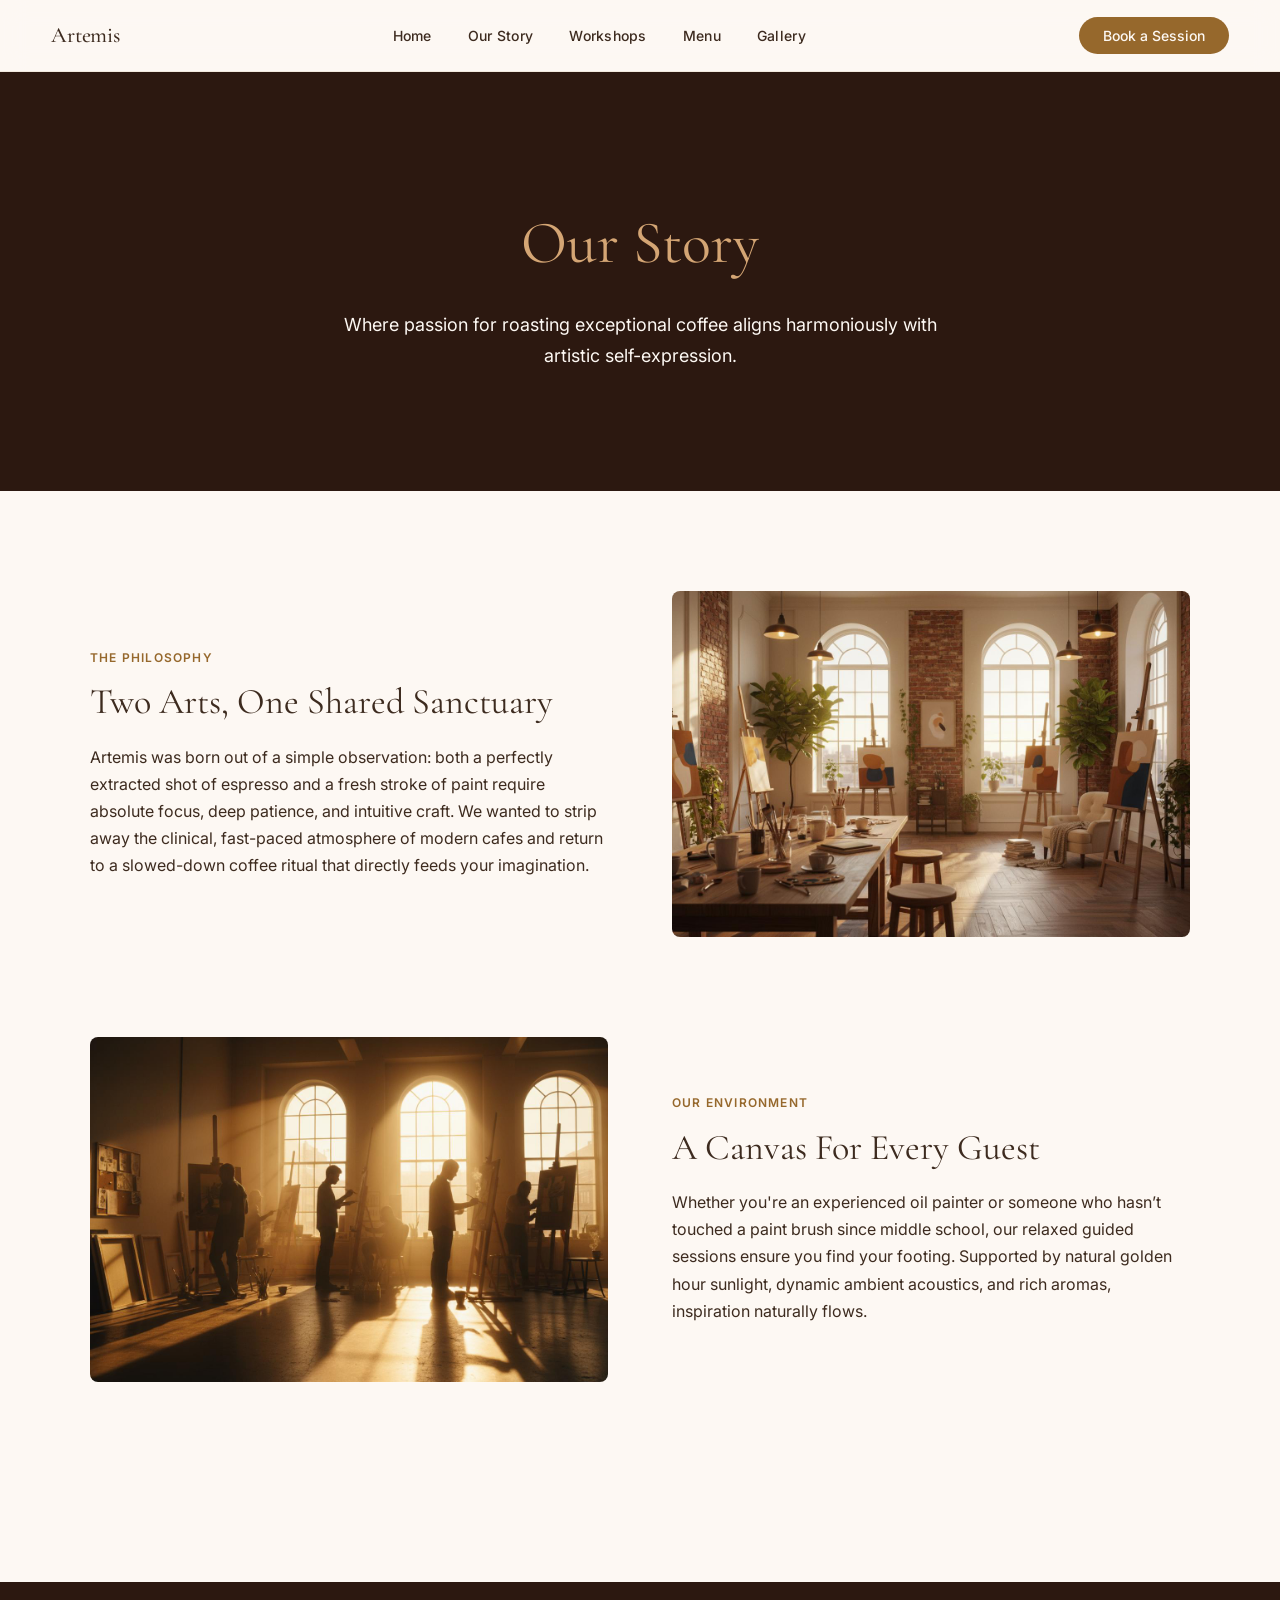
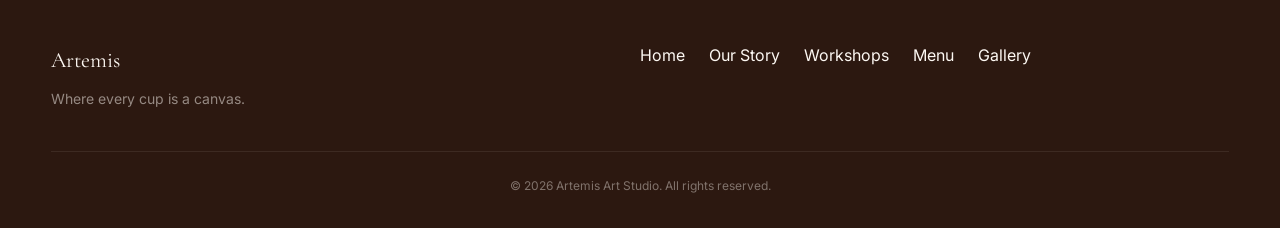
<file: about.html>
<!DOCTYPE html>
<html lang="en">
<head>
<meta charset="UTF-8">
<meta name="viewport" content="width=device-width, initial-scale=1.0">
<title>Our Story &mdash; Artemis Art Studio</title>
<link rel="preconnect" href="https://fonts.googleapis.com">
<link rel="preconnect" href="https://fonts.gstatic.com" crossorigin>
<link href="https://fonts.googleapis.com/css2?family=Cormorant+Garamond:ital,wght@0,400;0,500;0,600;1,400&family=Inter:wght@400;500;600&display=swap" rel="stylesheet">
<style>
*,*::before,*::after{margin:0;padding:0;box-sizing:border-box}
:root{
  --primary:#3D2B1F;--secondary:#96682C;--accent:#D4A574;--bg:#FDF8F3;--surface:#F5EDE4;--surface-dark:#2C1810;
}
body{font-family:'Inter',sans-serif;color:var(--primary);background:var(--bg);line-height:1.7;padding-top:72px;}
h1,h2,h3{font-family:'Cormorant Garamond',serif;font-weight:400;}
img{max-width:100%;display:block;border-radius:8px;}

a{text-decoration:none;color:inherit}

/* ===== NAVIGATION ===== */
.nav{
  position:fixed;
  top:0;left:0;right:0;
  height:72px;
  background:rgba(253,248,243,0.92);
  backdrop-filter:blur(12px);
  -webkit-backdrop-filter:blur(12px);
  border-bottom:1px solid rgba(150,104,44,0.1);
  z-index:100;
  display:flex;
  align-items:center;
  justify-content:space-between;
  padding:0 4vw;
}
.nav-logo{
  font-family:'Cormorant Garamond',serif;
  font-size:22px;
  font-weight:500;
  color:var(--primary);
  letter-spacing:-0.01em;
}
.nav-links{
  display:flex;
  align-items:center;
  gap:36px;
  list-style:none;
}
.nav-links a{
  font-family:'Inter',sans-serif;
  font-size:14px;
  font-weight:500;
  letter-spacing:0.02em;
  color:var(--primary);
  transition:color 0.3s ease;
  position:relative;
}
.nav-links a::after{
  content:'';
  position:absolute;
  bottom:-4px;left:0;
  width:0;height:1.5px;
  background:var(--secondary);
  transition:width 0.3s ease;
}
.nav-links a:hover{color:var(--secondary)}
.nav-links a:hover::after{width:100%}
.nav-cta{
  font-family:'Inter',sans-serif;
  font-size:14px;
  font-weight:500;
  background:var(--secondary);
  color:var(--bg);
  padding:10px 24px;
  border-radius:100px;
  border:none;
  cursor:pointer;
  transition:all 0.3s ease;
}
.nav-cta:hover{
  background:var(--primary);
  transform:translateY(-1px);
}
.nav-toggle{display:none}

/* ===== STORY CONTENT ===== */
.story-hero{background:var(--surface-dark);color:var(--bg);padding:120px 4vw;text-align:center;}
.story-hero h1{font-size:clamp(40px,6vw,60px);color:var(--accent);margin-bottom:16px;}
.story-hero p{font-size:18px;max-width:600px;margin:0 auto;opacity:0.8;}

.section{padding:100px 4vw;}
.container{max-width:1100px;margin:0 auto;}
.split-block{display:grid;grid-template-columns:1fr 1fr;gap:64px;align-items:center;margin-bottom:100px;}
.split-block:nth-child(even){direction:rtl;}
.split-block:nth-child(even) .text-side{direction:ltr;}
.label{font-size:12px;font-weight:600;text-transform:uppercase;color:var(--secondary);letter-spacing:0.1em;margin-bottom:12px;display:block;}
.split-block h2{font-size:36px;margin-bottom:20px;line-height:1.2;}

/* ===== FOOTER ===== */
.footer{background:var(--surface-dark);padding:60px 4vw 32px;color:var(--bg);}
.footer-inner{max-width:1200px;margin:0 auto;display:grid;grid-template-columns:1fr 1fr;border-bottom:1px solid rgba(253,248,243,0.08);padding-bottom:40px;}
.footer-brand{font-family:'Cormorant Garamond',serif;font-size:22px;margin-bottom:8px;}
.footer-links{list-style:none;display:flex;gap:24px;}
.footer-bottom{text-align:center;padding-top:24px;font-size:12px;opacity:0.4;}

/* ===== ANIMATIONS ===== */
.fade-up{opacity:0;transform:translateY(30px);transition:all 0.8s ease;}
.fade-up.visible{opacity:1;transform:translateY(0);}

@media(max-width:768px){
  .nav-links,.nav-cta{display:none}
  .nav-toggle{
    display:block;
    background:none;
    border:none;
    font-size:24px;
    cursor:pointer;
    color:var(--primary);
  }
  .hero-inner{
    grid-template-columns:1fr;
    text-align:center;
    gap:60px;
    padding-top:100px;
    padding-bottom:60px;
  }
  .hero-headline{max-width:100%}
  .hero-subtitle{margin:24px auto 0}
  .hero-visual{order:-1}
  .intro-grid{grid-template-columns:1fr}
  .workshop-card{min-width:320px}
  .featured-grid{grid-template-columns:1fr}
  .featured-image{min-height:300px}
  .featured-text{padding:48px 24px}
  .visit-grid{grid-template-columns:1fr}
  .footer-grid{grid-template-columns:1fr;text-align:center}
  .footer-social{justify-content:center}
  .section{padding:80px 5vw}
}
</style>
</head>
<body>

<nav class="nav">
  <a href="artemis-art-studio.html" class="nav-logo">Artemis</a>
  <ul class="nav-links">
    <li><a href="index.html">Home</a></li>
    <li><a href="about.html">Our Story</a></li>
    <li><a href="workshops.html">Workshops</a></li>
    <li><a href="menu.html">Menu</a></li>
    <li><a href="gallery.html">Gallery</a></li>
  </ul>
  <a href="booking.html" class="nav-cta" style="display: inline-block; text-align: center; line-height: normal;">Book a Session</a>
  <button class="nav-toggle" onclick="toggleMobileNav()">&#9776;</button>
</nav>

<header class="story-hero">
  <h1 class="fade-up">Our Story</h1>
  <p class="fade-up">Where passion for roasting exceptional coffee aligns harmoniously with artistic self-expression.</p>
</header>

<main class="section">
  <div class="container">
    <div class="split-block fade-up">
      <div class="text-side">
        <span class="label">The Philosophy</span>
        <h2>Two Arts, One Shared Sanctuary</h2>
        <p>Artemis was born out of a simple observation: both a perfectly extracted shot of espresso and a fresh stroke of paint require absolute focus, deep patience, and intuitive craft. We wanted to strip away the clinical, fast-paced atmosphere of modern cafes and return to a slowed-down coffee ritual that directly feeds your imagination.</p>
      </div>
      <div><img src="images/studio-interior.jpg" alt="Artemis space"></div>
    </div>

    <div class="split-block fade-up">
      <div class="text-side">
        <span class="label">Our Environment</span>
        <h2>A Canvas For Every Guest</h2>
        <p>Whether you're an experienced oil painter or someone who hasn’t touched a paint brush since middle school, our relaxed guided sessions ensure you find your footing. Supported by natural golden hour sunlight, dynamic ambient acoustics, and rich aromas, inspiration naturally flows.</p>
      </div>
      <div><img src="images/golden-hour.jpg" alt="Golden hour painting"></div>
    </div>
  </div>
</main>

<footer class="footer">
  <div class="footer-inner">
    <div>
      <div class="footer-brand">Artemis</div>
      <p style="opacity:0.5; font-size:14px;">Where every cup is a canvas.</p>
    </div>
    <ul class="footer-links">
      <li><a href="artemis-art-studio.html">Home</a></li>
      <li><a href="about.html">Our Story</a></li>
      <li><a href="workshops.html">Workshops</a></li>
      <li><a href="menu.html">Menu</a></li>
      <li><a href="gallery.html">Gallery</a></li>
    </ul>
  </div>
  <div class="footer-bottom">&copy; 2026 Artemis Art Studio. All rights reserved.</div>
</footer>

<script>
function toggleMobileNav() {
  const navLinks = document.querySelector('.nav-links');
  const isHidden = navLinks.style.display === 'flex';
  navLinks.style.display = isHidden ? 'none' : 'flex';
  if (!isHidden) {
    navLinks.style.position = 'absolute';
    navLinks.style.top = '72px';
    navLinks.style.left = '0';
    navLinks.style.right = '0';
    navLinks.style.flexDirection = 'column';
    navLinks.style.background = 'rgba(253,248,243,0.98)';
    navLinks.style.padding = '24px';
    navLinks.style.gap = '20px';
    navLinks.style.boxShadow = '0 4px 20px rgba(0,0,0,0.08)';
    navLinks.style.backdropFilter = 'blur(12px)';
    navLinks.style.zIndex = '99';
  }
}

window.addEventListener('scroll', () => {
  const nav = document.querySelector('.nav');
  if (window.scrollY > 50) {
    nav.style.boxShadow = '0 2px 20px rgba(44,24,16,0.06)';
  } else {
    nav.style.boxShadow = 'none';
  }
});

(function(){
  const observer = new IntersectionObserver((entries) => {
    entries.forEach(entry => {
      if (entry.isIntersecting) {
        entry.target.classList.add('visible');
        observer.unobserve(entry.target);
      }
    });
  }, { threshold: 0.15 });
  document.querySelectorAll('.fade-up').forEach(el => observer.observe(el));
})();
</script>
</body>
</html>
</file>
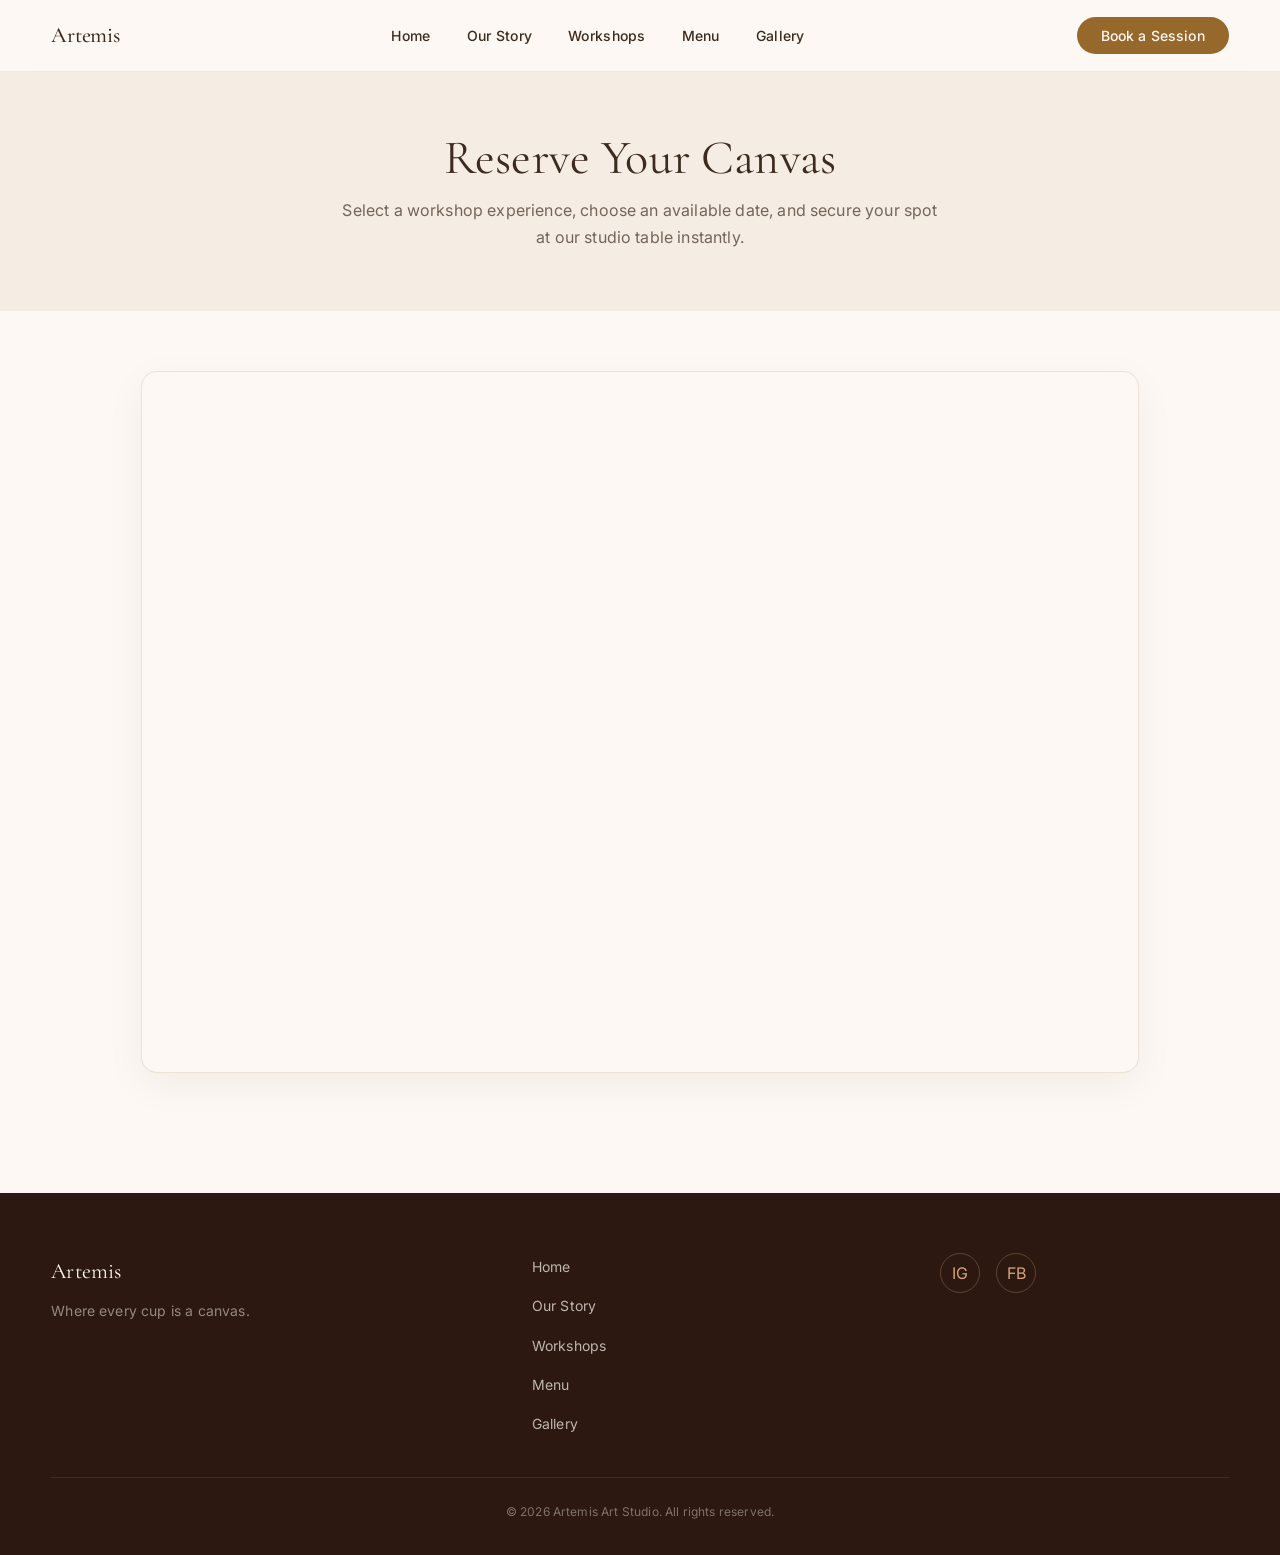
<file: booking.html>
<!DOCTYPE html>
<html lang="en">
<head>
<meta charset="UTF-8">
<meta name="viewport" content="width=device-width, initial-scale=1.0">
<title>Book a Session &mdash; Artemis Art Studio</title>
<link rel="preconnect" href="https://fonts.googleapis.com">
<link rel="preconnect" href="https://fonts.gstatic.com" crossorigin>
<link href="https://fonts.googleapis.com/css2?family=Cormorant+Garamond:ital,wght@0,400;0,500;0,600;1,400&family=Inter:wght@400;500;600&display=swap" rel="stylesheet">
<style>
*,*::before,*::after{margin:0;padding:0;box-sizing:border-box}
:root{
  --primary:#3D2B1F;
  --secondary:#96682C;
  --accent:#D4A574;
  --highlight:#C8956C;
  --bg:#FDF8F3;
  --surface:#F5EDE4;
  --surface-dark:#2C1810;
  --coffee:#6B3A2A;
}
body{
  font-family:'Inter',sans-serif;
  color:var(--primary);
  background:var(--bg);
  line-height:1.7;
  letter-spacing:0.01em;
  padding-top:72px;
}
h1,h2,h3,h4{font-family:'Cormorant Garamond',serif;font-weight:400;line-height:1.1}
a{text-decoration:none;color:inherit}

/* ===== NAVIGATION ===== */
.nav{
  position:fixed;
  top:0;left:0;right:0;
  height:72px;
  background:rgba(253,248,243,0.92);
  backdrop-filter:blur(12px);
  -webkit-backdrop-filter:blur(12px);
  border-bottom:1px solid rgba(150,104,44,0.1);
  z-index:100;
  display:flex;
  align-items:center;
  justify-content:space-between;
  padding:0 4vw;
}
.nav-logo{
  font-family:'Cormorant Garamond',serif;
  font-size:22px;
  font-weight:500;
  color:var(--primary);
  letter-spacing:-0.01em;
}
.nav-links{
  display:flex;
  align-items:center;
  gap:36px;
  list-style:none;
}
.nav-links a{
  font-family:'Inter',sans-serif;
  font-size:14px;
  font-weight:500;
  letter-spacing:0.02em;
  color:var(--primary);
  transition:color 0.3s ease;
  position:relative;
}
.nav-links a::after{
  content:'';
  position:absolute;
  bottom:-4px;left:0;
  width:0;height:1.5px;
  background:var(--secondary);
  transition:width 0.3s ease;
}
.nav-links a:hover{color:var(--secondary)}
.nav-links a:hover::after{width:100%}
.nav-cta{
  font-family:'Inter',sans-serif;
  font-size:14px;
  font-weight:500;
  background:var(--secondary);
  color:var(--bg);
  padding:10px 24px;
  border-radius:100px;
  border:none;
  cursor:pointer;
  transition:all 0.3s ease;
}
.nav-cta:hover{
  background:var(--primary);
  transform:translateY(-1px);
}
.nav-toggle{display:none}

/* ===== INNER HERO ===== */
.inner-hero{background:var(--surface);padding:60px 4vw;text-align:center;}
.inner-hero h1{font-size:clamp(36px,5vw,48px);margin-bottom:12px;}
.inner-hero p{font-size:16px;color:rgba(61,43,31,0.7);max-width:600px;margin:0 auto;}

/* ===== CALENDLY SECTION VIEWPORT CONTAINER ===== */
.booking-section {
  padding:60px 4vw;
  max-width:1100px;
  margin:0 auto;
}
.calendly-frame-container {
  background: var(--bg);
  border-radius: 16px;
  border: 1px solid rgba(150,104,44,0.15);
  box-shadow: 0 12px 40px rgba(44,24,16,0.05);
  overflow: hidden;
  width: 100%;
}

/* ===== FOOTER ===== */
.footer{background:var(--surface-dark);padding:60px 4vw 32px;margin-top:60px;}
.footer-inner{max-width:1200px;margin:0 auto;}
.footer-grid{display:grid;grid-template-columns:1.2fr 1fr 0.8fr;gap:48px;padding-bottom:40px;border-bottom:1px solid rgba(253,248,243,0.08);}
.footer-brand{font-family:'Cormorant Garamond',serif;font-size:22px;color:var(--bg);margin-bottom:8px;}
.footer-tagline{font-size:14px;color:rgba(253,248,243,0.5);}
.footer-links{list-style:none;display:flex;flex-direction:column;gap:12px;}
.footer-links a{font-size:14px;color:rgba(253,248,243,0.7);transition:color 0.3s;}
.footer-links a:hover{color:var(--accent)}
.footer-social{display:flex;gap:16px;}
.footer-social a{width:40px;height:40px;border-radius:50%;border:1px solid rgba(212,165,116,0.3);display:flex;align-items:center;justify-content:center;color:var(--accent);transition:all 0.3s;}
.footer-social a:hover{background:var(--accent);color:var(--surface-dark);}
.footer-bottom{text-align:center;padding-top:24px;font-size:12px;color:rgba(253,248,243,0.4);}

/* ===== ANIMATIONS ===== */
.fade-up{opacity:0;transform:translateY(30px);}
.fade-up.visible{opacity:1;transform:translateY(0);transition:opacity 0.8s cubic-bezier(0.33,1,0.68,1),transform 0.8s cubic-bezier(0.33,1,0.68,1);}

@media(max-width:768px){
  .nav-links, .nav-cta{display:none}
  .nav-toggle{display:block;background:none;border:none;font-size:24px;cursor:pointer;color:var(--primary);}
  .booking-section { padding: 30px 2vw; }
}
</style>
</head>
<body>

<!-- ===== NAVIGATION ===== -->
<nav class="nav">
  <a href="artemis-art-studio.html" class="nav-logo">Artemis</a>
  <ul class="nav-links">
    <li><a href="index.html">Home</a></li>
    <li><a href="about.html">Our Story</a></li>
    <li><a href="workshops.html">Workshops</a></li>
    <li><a href="menu.html">Menu</a></li>
    <li><a href="gallery.html">Gallery</a></li>
  </ul>
  <a href="booking.html" class="nav-cta" style="display: inline-block; text-align: center; line-height: normal;">Book a Session</a>
  <button class="nav-toggle" onclick="toggleMobileNav()">&#9776;</button>
</nav>

<header class="inner-hero">
  <h1 class="fade-up">Reserve Your Canvas</h1>
  <p class="fade-up">Select a workshop experience, choose an available date, and secure your spot at our studio table instantly.</p>
</header>

<main class="booking-section fade-up">
  <div class="calendly-frame-container">
    <!-- CALENDLY OFFICIAL INLINE WIDGET -->
    <div class="calendly-inline-widget" data-url="https://calendly.com/koraykoruyucu/30min" style="min-width:320px;height:700px;"></div>
    <script type="text/javascript" src="https://assets.calendly.com/assets/external/widget.js" async></script>
  </div>
</main>

<footer class="footer">
  <div class="footer-inner">
    <div class="footer-grid">
      <div>
        <div class="footer-brand">Artemis</div>
        <p class="footer-tagline">Where every cup is a canvas.</p>
      </div>
      <ul class="footer-links">
        <li><a href="index.html">Home</a></li>
        <li><a href="about.html">Our Story</a></li>
        <li><a href="workshops.html">Workshops</a></li>
        <li><a href="menu.html">Menu</a></li>
        <li><a href="gallery.html">Gallery</a></li>
      </ul>
      <div class="footer-social">
        <a href="#">IG</a><a href="#">FB</a>
      </div>
    </div>
    <div class="footer-bottom">&copy; 2026 Artemis Art Studio. All rights reserved.</div>
  </div>
</footer>

<script>
function toggleMobileNav() {
  const navLinks = document.querySelector('.nav-links');
  const isHidden = navLinks.style.display === 'flex';
  navLinks.style.display = isHidden ? 'none' : 'flex';
  if (!isHidden) {
    navLinks.style.position = 'absolute';
    navLinks.style.top = '72px';
    navLinks.style.left = '0';
    navLinks.style.right = '0';
    navLinks.style.flexDirection = 'column';
    navLinks.style.background = 'rgba(253,248,243,0.98)';
    navLinks.style.padding = '24px';
    navLinks.style.gap = '20px';
    navLinks.style.boxShadow = '0 4px 20px rgba(0,0,0,0.08)';
    navLinks.style.backdropFilter = 'blur(12px)';
    navLinks.style.zIndex = '99';
  }
}

window.addEventListener('scroll', () => {
  const nav = document.querySelector('.nav');
  if (window.scrollY > 50) {
    nav.style.boxShadow = '0 2px 20px rgba(44,24,16,0.06)';
  } else {
    nav.style.boxShadow = 'none';
  }
});

(function(){
  const observer = new IntersectionObserver((entries) => {
    entries.forEach(entry => {
      if (entry.isIntersecting) {
        entry.target.classList.add('visible');
        observer.unobserve(entry.target);
      }
    });
  }, { threshold: 0.1 });
  document.querySelectorAll('.fade-up').forEach(el => observer.observe(el));
})();
</script>
</body>
</html>
</file>
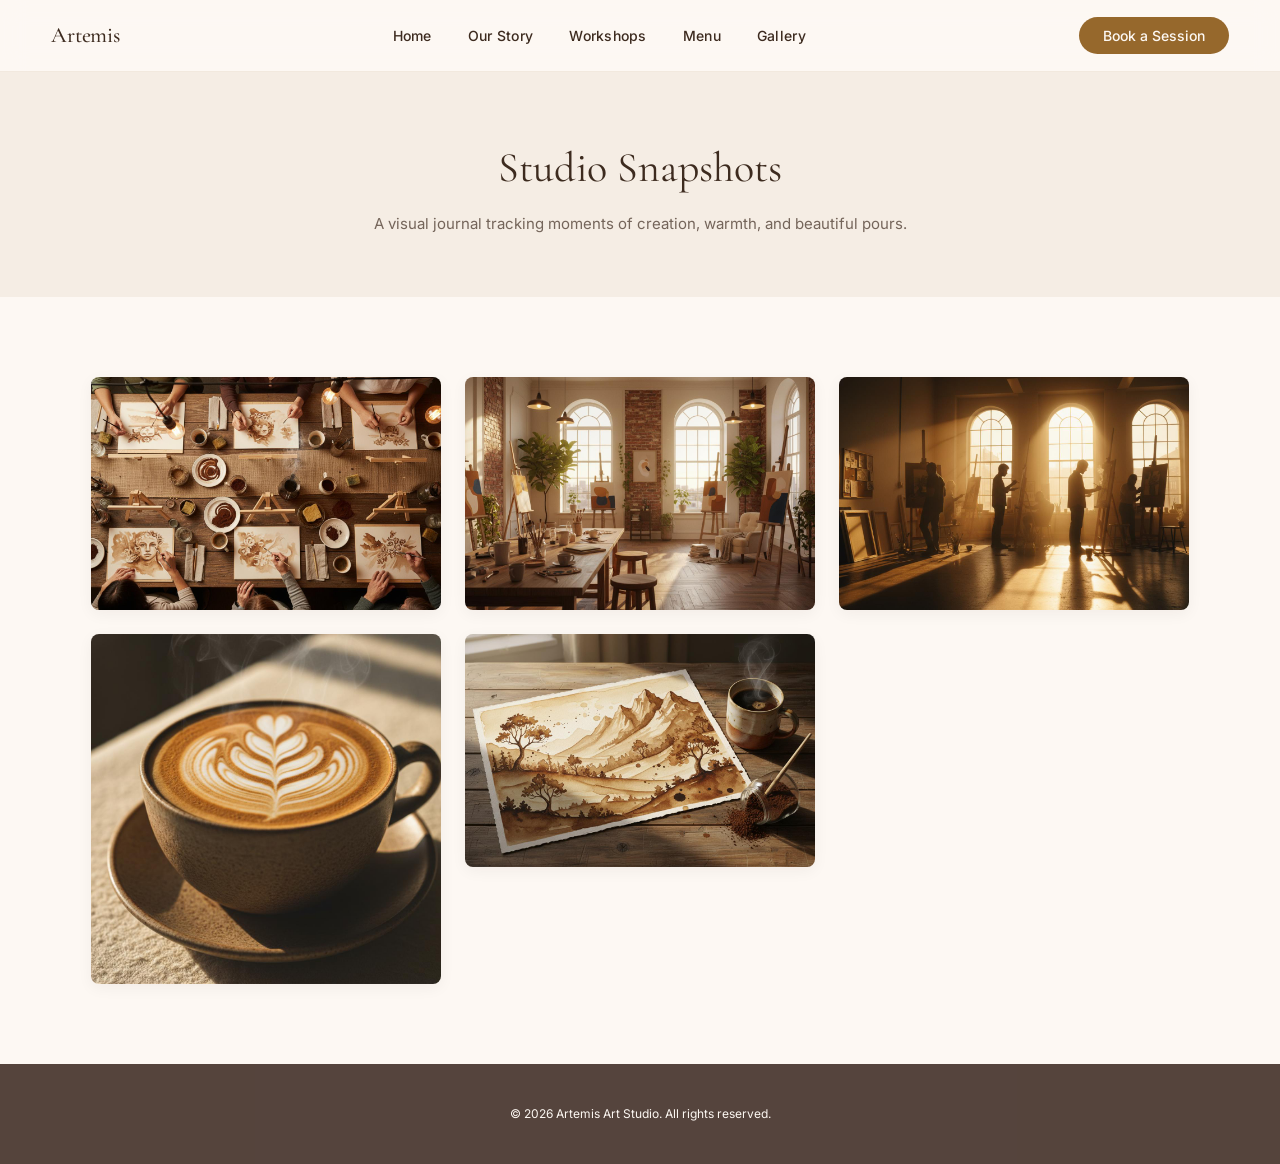
<file: gallery.html>
<!DOCTYPE html>
<html lang="en">
<head>
<meta charset="UTF-8">
<meta name="viewport" content="width=device-width, initial-scale=1.0">
<title>The Gallery &mdash; Artemis Art Studio</title>
<link rel="preconnect" href="https://fonts.googleapis.com">
<link rel="preconnect" href="https://fonts.gstatic.com" crossorigin>
<link href="https://fonts.googleapis.com/css2?family=Cormorant+Garamond:ital,wght@0,400;0,500;0,600;1,400&family=Inter:wght@400;500;600&display=swap" rel="stylesheet">
<style>
*,*::before,*::after{margin:0;padding:0;box-sizing:border-box}
:root{
  --primary:#3D2B1F;--secondary:#96682C;--accent:#D4A574;--bg:#FDF8F3;--surface:#F5EDE4;--surface-dark:#2C1810;
}
body{font-family:'Inter',sans-serif;color:var(--primary);background:var(--bg);line-height:1.7;padding-top:72px;}
h1{font-family:'Cormorant Garamond',serif;font-weight:400;text-align:center;}

a{text-decoration:none;color:inherit}

/* ===== NAVIGATION ===== */
.nav{
  position:fixed;
  top:0;left:0;right:0;
  height:72px;
  background:rgba(253,248,243,0.92);
  backdrop-filter:blur(12px);
  -webkit-backdrop-filter:blur(12px);
  border-bottom:1px solid rgba(150,104,44,0.1);
  z-index:100;
  display:flex;
  align-items:center;
  justify-content:space-between;
  padding:0 4vw;
}
.nav-logo{
  font-family:'Cormorant Garamond',serif;
  font-size:22px;
  font-weight:500;
  color:var(--primary);
  letter-spacing:-0.01em;
}
.nav-links{
  display:flex;
  align-items:center;
  gap:36px;
  list-style:none;
}
.nav-links a{
  font-family:'Inter',sans-serif;
  font-size:14px;
  font-weight:500;
  letter-spacing:0.02em;
  color:var(--primary);
  transition:color 0.3s ease;
  position:relative;
}
.nav-links a::after{
  content:'';
  position:absolute;
  bottom:-4px;left:0;
  width:0;height:1.5px;
  background:var(--secondary);
  transition:width 0.3s ease;
}
.nav-links a:hover{color:var(--secondary)}
.nav-links a:hover::after{width:100%}
.nav-cta{
  font-family:'Inter',sans-serif;
  font-size:14px;
  font-weight:500;
  background:var(--secondary);
  color:var(--bg);
  padding:10px 24px;
  border-radius:100px;
  border:none;
  cursor:pointer;
  transition:all 0.3s ease;
}
.nav-cta:hover{
  background:var(--primary);
  transform:translateY(-1px);
}
.nav-toggle{display:none}

/* ===== GALLERY MASONRY CONTAINER ===== */
.gallery-header{padding:60px 4vw;background:var(--surface);}
.gallery-header h1{font-size:42px;margin-bottom:8px;}
.gallery-header p{text-align:center;font-size:15px;color:rgba(61,43,31,0.7);}

.gallery-section{padding:80px 4vw;max-width:1200px;margin:0 auto;}
.gallery-grid{display:columns;columns:3;column-gap:24px;}
.gallery-item{break-inside:avoid;margin-bottom:24px;position:relative;overflow:hidden;border-radius:8px;box-shadow:0 4px 15px rgba(44,24,16,0.05);background:var(--surface);cursor:pointer;}
.gallery-item img{width:100%;height:auto;display:block;transition:transform 0.5s ease;}
.gallery-item:hover img{transform:scale(1.04);}
.gallery-overlay{position:absolute;inset:0;background:linear-gradient(to top, rgba(44,24,16,0.8), transparent);opacity:0;transition:opacity 0.4s ease;display:flex;align-items:flex-end;padding:20px;color:var(--bg);}
.gallery-item:hover .gallery-overlay{opacity:1;}
.gallery-title{font-family:'Cormorant Garamond',serif;font-size:20px;}

/* ===== FOOTER ===== */
.footer{background:var(--surface-dark);padding:40px 4vw;color:var(--bg);text-align:center;font-size:12px;opacity:0.8;}

/* ===== ANIMATIONS ===== */
.fade-up{opacity:0;transform:translateY(30px);transition:all 0.8s ease;}
.fade-up.visible{opacity:1;transform:translateY(0);}

@media(max-width:900px){.gallery-grid{columns:2;}}
@media(max-width:768px){
  .nav-links,.nav-cta{display:none}
  .nav-toggle{
    display:block;
    background:none;
    border:none;
    font-size:24px;
    cursor:pointer;
    color:var(--primary);
  }
  .hero-inner{
    grid-template-columns:1fr;
    text-align:center;
    gap:60px;
    padding-top:100px;
    padding-bottom:60px;
  }
  .hero-headline{max-width:100%}
  .hero-subtitle{margin:24px auto 0}
  .hero-visual{order:-1}
  .intro-grid{grid-template-columns:1fr}
  .workshop-card{min-width:320px}
  .featured-grid{grid-template-columns:1fr}
  .featured-image{min-height:300px}
  .featured-text{padding:48px 24px}
  .visit-grid{grid-template-columns:1fr}
  .footer-grid{grid-template-columns:1fr;text-align:center}
  .footer-social{justify-content:center}
  .section{padding:80px 5vw}
}
@media(max-width:600px){.gallery-grid{columns:1;}}
</style>
</head>
<body>

<nav class="nav">
  <a href="artemis-art-studio.html" class="nav-logo">Artemis</a>
  <ul class="nav-links">
    <li><a href="index.html">Home</a></li>
    <li><a href="about.html">Our Story</a></li>
    <li><a href="workshops.html">Workshops</a></li>
    <li><a href="menu.html">Menu</a></li>
    <li><a href="gallery.html">Gallery</a></li>
  </ul>
  <a href="booking.html" class="nav-cta" style="display: inline-block; text-align: center; line-height: normal;">Book a Session</a>
  <button class="nav-toggle" onclick="toggleMobileNav()">&#9776;</button>
</nav>

<header class="gallery-header">
  <h1 class="fade-up">Studio Snapshots</h1>
  <p class="fade-up">A visual journal tracking moments of creation, warmth, and beautiful pours.</p>
</header>

<main class="gallery-section">
  <div class="gallery-grid">
    <div class="gallery-item fade-up">
      <img src="images/coffee-painting-workshop.jpg" alt="Artwork 1">
      <div class="gallery-overlay"><div class="gallery-title">Espresso Landscapes</div></div>
    </div>
    <div class="gallery-item fade-up">
      <img src="images/latte-art.jpg" alt="Artwork 2">
      <div class="gallery-overlay"><div class="gallery-title">Rosetta Progress</div></div>
    </div>
    <div class="gallery-item fade-up">
      <img src="images/studio-interior.jpg" alt="Artwork 3">
      <div class="gallery-overlay"><div class="gallery-title">Easel Alignment</div></div>
    </div>
    <div class="gallery-item fade-up">
      <img src="images/coffee-watercolor.jpg" alt="Artwork 4">
      <div class="gallery-overlay"><div class="gallery-title">Earthy Textures</div></div>
    </div>
    <div class="gallery-item fade-up">
      <img src="images/golden-hour.jpg" alt="Artwork 5">
      <div class="gallery-overlay"><div class="gallery-title">Friday Sunset Session</div></div>
    </div>
  </div>
</main>

<footer class="footer">
  &copy; 2026 Artemis Art Studio. All rights reserved.
</footer>

<script>
function toggleMobileNav() {
  const navLinks = document.querySelector('.nav-links');
  const isHidden = navLinks.style.display === 'flex';
  navLinks.style.display = isHidden ? 'none' : 'flex';
  if (!isHidden) {
    navLinks.style.position = 'absolute';
    navLinks.style.top = '72px';
    navLinks.style.left = '0';
    navLinks.style.right = '0';
    navLinks.style.flexDirection = 'column';
    navLinks.style.background = 'rgba(253,248,243,0.98)';
    navLinks.style.padding = '24px';
    navLinks.style.gap = '20px';
    navLinks.style.boxShadow = '0 4px 20px rgba(0,0,0,0.08)';
    navLinks.style.backdropFilter = 'blur(12px)';
    navLinks.style.zIndex = '99';
  }
}

window.addEventListener('scroll', () => {
  const nav = document.querySelector('.nav');
  if (window.scrollY > 50) {
    nav.style.boxShadow = '0 2px 20px rgba(44,24,16,0.06)';
  } else {
    nav.style.boxShadow = 'none';
  }
});

(function(){
  const observer = new IntersectionObserver((entries) => {
    entries.forEach(entry => {
      if (entry.isIntersecting) { entry.target.classList.add('visible'); }
    });
  }, { threshold: 0.05 });
  document.querySelectorAll('.fade-up').forEach(el => observer.observe(el));
})();
</script>
</body>
</html>
</file>
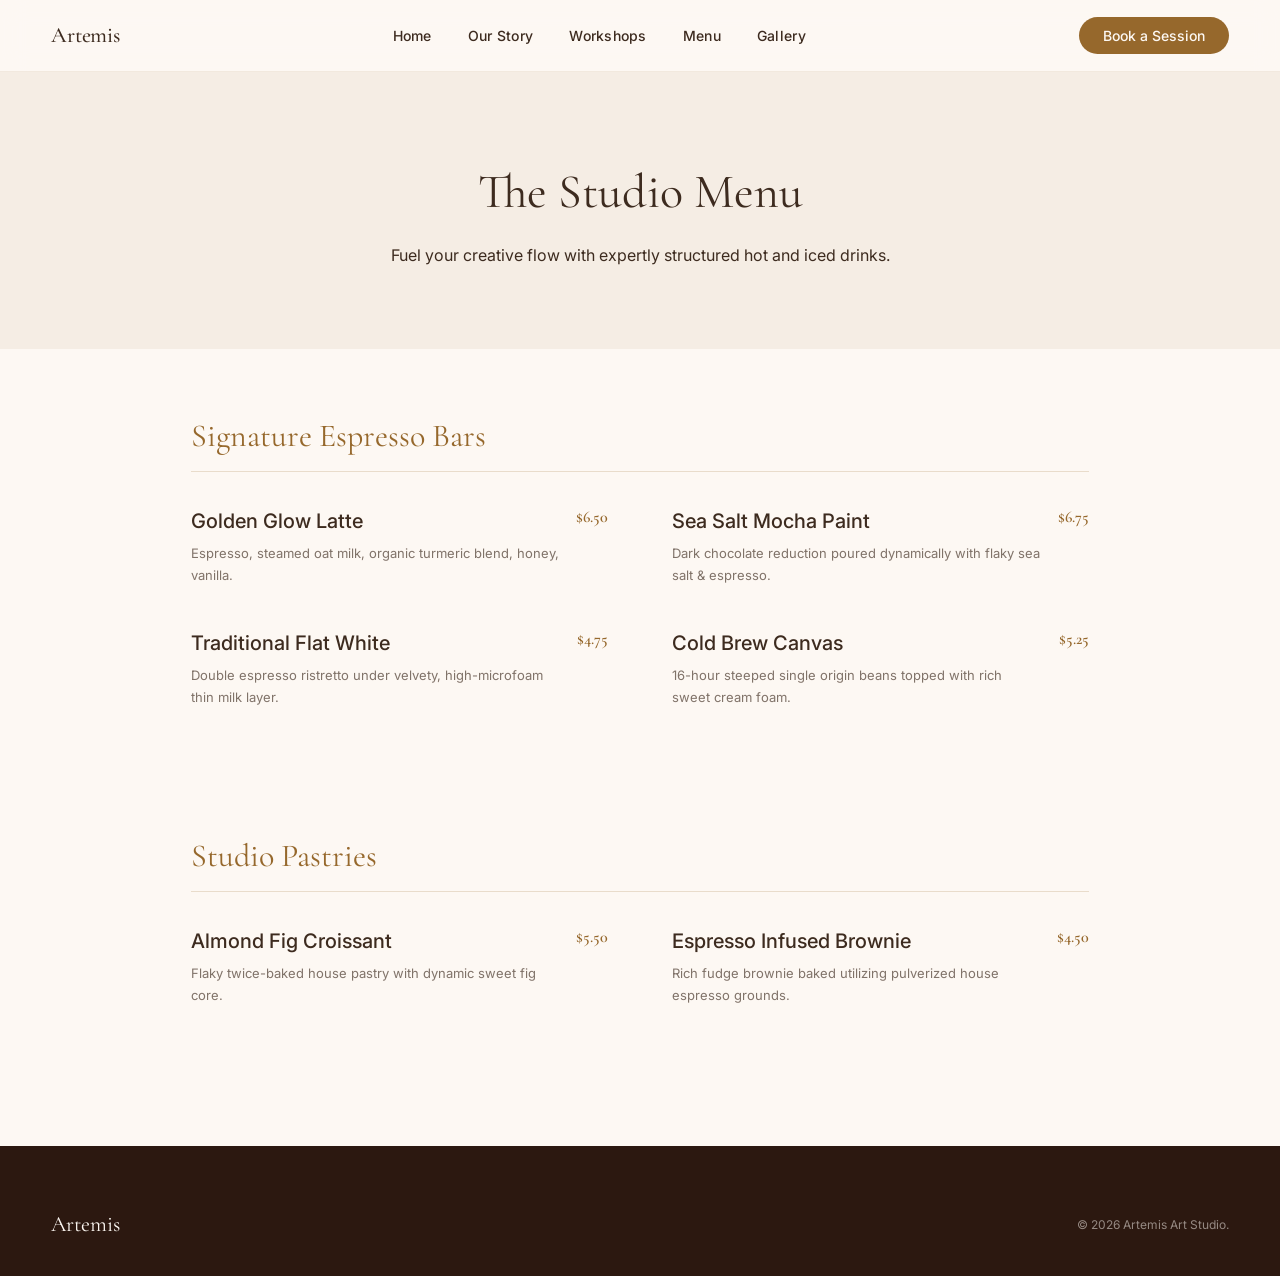
<file: menu.html>
<!DOCTYPE html>
<html lang="en">
<head>
<meta charset="UTF-8">
<meta name="viewport" content="width=device-width, initial-scale=1.0">
<title>The Menu &mdash; Artemis Art Studio</title>
<link rel="preconnect" href="https://fonts.googleapis.com">
<link rel="preconnect" href="https://fonts.gstatic.com" crossorigin>
<link href="https://fonts.googleapis.com/css2?family=Cormorant+Garamond:ital,wght@0,400;0,500;0,600;1,400&family=Inter:wght@400;500;600&display=swap" rel="stylesheet">
<style>
*,*::before,*::after{margin:0;padding:0;box-sizing:border-box}
:root{
  --primary:#3D2B1F;--secondary:#96682C;--accent:#D4A574;--bg:#FDF8F3;--surface:#F5EDE4;--surface-dark:#2C1810;
}
body{font-family:'Inter',sans-serif;color:var(--primary);background:var(--bg);line-height:1.7;padding-top:72px;}
h1,h2,h3,h4{font-family:'Cormorant Garamond',serif;font-weight:400;}

a{text-decoration:none;color:inherit}

/* ===== NAVIGATION ===== */
.nav{
  position:fixed;
  top:0;left:0;right:0;
  height:72px;
  background:rgba(253,248,243,0.92);
  backdrop-filter:blur(12px);
  -webkit-backdrop-filter:blur(12px);
  border-bottom:1px solid rgba(150,104,44,0.1);
  z-index:100;
  display:flex;
  align-items:center;
  justify-content:space-between;
  padding:0 4vw;
}
.nav-logo{
  font-family:'Cormorant Garamond',serif;
  font-size:22px;
  font-weight:500;
  color:var(--primary);
  letter-spacing:-0.01em;
}
.nav-links{
  display:flex;
  align-items:center;
  gap:36px;
  list-style:none;
}
.nav-links a{
  font-family:'Inter',sans-serif;
  font-size:14px;
  font-weight:500;
  letter-spacing:0.02em;
  color:var(--primary);
  transition:color 0.3s ease;
  position:relative;
}
.nav-links a::after{
  content:'';
  position:absolute;
  bottom:-4px;left:0;
  width:0;height:1.5px;
  background:var(--secondary);
  transition:width 0.3s ease;
}
.nav-links a:hover{color:var(--secondary)}
.nav-links a:hover::after{width:100%}
.nav-cta{
  font-family:'Inter',sans-serif;
  font-size:14px;
  font-weight:500;
  background:var(--secondary);
  color:var(--bg);
  padding:10px 24px;
  border-radius:100px;
  border:none;
  cursor:pointer;
  transition:all 0.3s ease;
}
.nav-cta:hover{
  background:var(--primary);
  transform:translateY(-1px);
}
.nav-toggle{display:none}

/* ===== MENU ===== */
.menu-header{text-align:center;padding:80px 4vw;background:var(--surface);}
.menu-header h1 {font-size:48px;margin-bottom:8px;}
.menu-section{padding:60px 4vw;max-width:1000px;margin:0 auto;}
.menu-section h2{font-size:32px;color:var(--secondary);border-bottom:1px solid rgba(150,104,44,0.2);padding-bottom:8px;margin-bottom:32px;}
.menu-grid{display:grid;grid-template-columns:1fr 1fr;gap:40px 64px;}
.menu-item{display:flex;justify-content:space-between;align-items:flex-start;}
.menu-item-title{font-size:20px;font-weight:500;}
.menu-item-desc{font-size:13px;color:rgba(61,43,31,0.65);margin-top:4px;}
.menu-item-price{font-size:16px;font-weight:600;font-family:'Cormorant Garamond',serif;color:var(--secondary);margin-left:16px;}

/* ===== FOOTER ===== */
.footer{background:var(--surface-dark);padding:60px 4vw 32px;color:var(--bg);margin-top:80px;}
.footer-inner{max-width:1200px;margin:0 auto;display:flex;justify-content:space-between;align-items:center;}
.footer-brand{font-family:'Cormorant Garamond',serif;font-size:22px;}

/* ===== ANIMATIONS ===== */
.fade-up{opacity:0;transform:translateY(20px);transition:all 0.6s ease;}
.fade-up.visible{opacity:1;transform:translateY(0);}

@media(max-width:768px){
  .nav-links,.nav-cta{display:none}
  .nav-toggle{
    display:block;
    background:none;
    border:none;
    font-size:24px;
    cursor:pointer;
    color:var(--primary);
  }
  .hero-inner{
    grid-template-columns:1fr;
    text-align:center;
    gap:60px;
    padding-top:100px;
    padding-bottom:60px;
  }
  .hero-headline{max-width:100%}
  .hero-subtitle{margin:24px auto 0}
  .hero-visual{order:-1}
  .intro-grid{grid-template-columns:1fr}
  .workshop-card{min-width:320px}
  .featured-grid{grid-template-columns:1fr}
  .featured-image{min-height:300px}
  .featured-text{padding:48px 24px}
  .visit-grid{grid-template-columns:1fr}
  .footer-grid{grid-template-columns:1fr;text-align:center}
  .footer-social{justify-content:center}
  .section{padding:80px 5vw}
}
</style>
</head>
<body>

<nav class="nav">
  <a href="artemis-art-studio.html" class="nav-logo">Artemis</a>
  <ul class="nav-links">
    <li><a href="index.html">Home</a></li>
    <li><a href="about.html">Our Story</a></li>
    <li><a href="workshops.html">Workshops</a></li>
    <li><a href="menu.html">Menu</a></li>
    <li><a href="gallery.html">Gallery</a></li>
  </ul>
  <a href="booking.html" class="nav-cta" style="display: inline-block; text-align: center; line-height: normal;">Book a Session</a>
  <button class="nav-toggle" onclick="toggleMobileNav()">&#9776;</button>
</nav>

<header class="menu-header">
  <h1 class="fade-up">The Studio Menu</h1>
  <p class="fade-up">Fuel your creative flow with expertly structured hot and iced drinks.</p>
</header>

<main>
  <section class="menu-section fade-up">
    <h2>Signature Espresso Bars</h2>
    <div class="menu-grid">
      <div class="menu-item">
        <div>
          <div class="menu-item-title">Golden Glow Latte</div>
          <div class="menu-item-desc">Espresso, steamed oat milk, organic turmeric blend, honey, vanilla.</div>
        </div>
        <div class="menu-item-price">$6.50</div>
      </div>
      <div class="menu-item">
        <div>
          <div class="menu-item-title">Sea Salt Mocha Paint</div>
          <div class="menu-item-desc">Dark chocolate reduction poured dynamically with flaky sea salt & espresso.</div>
        </div>
        <div class="menu-item-price">$6.75</div>
      </div>
      <div class="menu-item">
        <div>
          <div class="menu-item-title">Traditional Flat White</div>
          <div class="menu-item-desc">Double espresso ristretto under velvety, high-microfoam thin milk layer.</div>
        </div>
        <div class="menu-item-price">$4.75</div>
      </div>
      <div class="menu-item">
        <div>
          <div class="menu-item-title">Cold Brew Canvas</div>
          <div class="menu-item-desc">16-hour steeped single origin beans topped with rich sweet cream foam.</div>
        </div>
        <div class="menu-item-price">$5.25</div>
      </div>
    </div>
  </section>

  <section class="menu-section fade-up">
    <h2>Studio Pastries</h2>
    <div class="menu-grid">
      <div class="menu-item">
        <div>
          <div class="menu-item-title">Almond Fig Croissant</div>
          <div class="menu-item-desc">Flaky twice-baked house pastry with dynamic sweet fig core.</div>
        </div>
        <div class="menu-item-price">$5.50</div>
      </div>
      <div class="menu-item">
        <div>
          <div class="menu-item-title">Espresso Infused Brownie</div>
          <div class="menu-item-desc">Rich fudge brownie baked utilizing pulverized house espresso grounds.</div>
        </div>
        <div class="menu-item-price">$4.50</div>
      </div>
    </div>
  </section>
</main>

<footer class="footer">
  <div class="footer-inner">
    <div class="footer-brand">Artemis</div>
    <div style="font-size: 12px; opacity: 0.5;">&copy; 2026 Artemis Art Studio.</div>
  </div>
</footer>

<script>
function toggleMobileNav() {
  const navLinks = document.querySelector('.nav-links');
  const isHidden = navLinks.style.display === 'flex';
  navLinks.style.display = isHidden ? 'none' : 'flex';
  if (!isHidden) {
    navLinks.style.position = 'absolute';
    navLinks.style.top = '72px';
    navLinks.style.left = '0';
    navLinks.style.right = '0';
    navLinks.style.flexDirection = 'column';
    navLinks.style.background = 'rgba(253,248,243,0.98)';
    navLinks.style.padding = '24px';
    navLinks.style.gap = '20px';
    navLinks.style.boxShadow = '0 4px 20px rgba(0,0,0,0.08)';
    navLinks.style.backdropFilter = 'blur(12px)';
    navLinks.style.zIndex = '99';
  }
}

window.addEventListener('scroll', () => {
  const nav = document.querySelector('.nav');
  if (window.scrollY > 50) {
    nav.style.boxShadow = '0 2px 20px rgba(44,24,16,0.06)';
  } else {
    nav.style.boxShadow = 'none';
  }
});

(function(){
  const observer = new IntersectionObserver((entries) => {
    entries.forEach(entry => {
      if (entry.isIntersecting) { entry.target.classList.add('visible'); }
    });
  }, { threshold: 0.1 });
  document.querySelectorAll('.fade-up').forEach(el => observer.observe(el));
})();
</script>
</body>
</html>
</file>
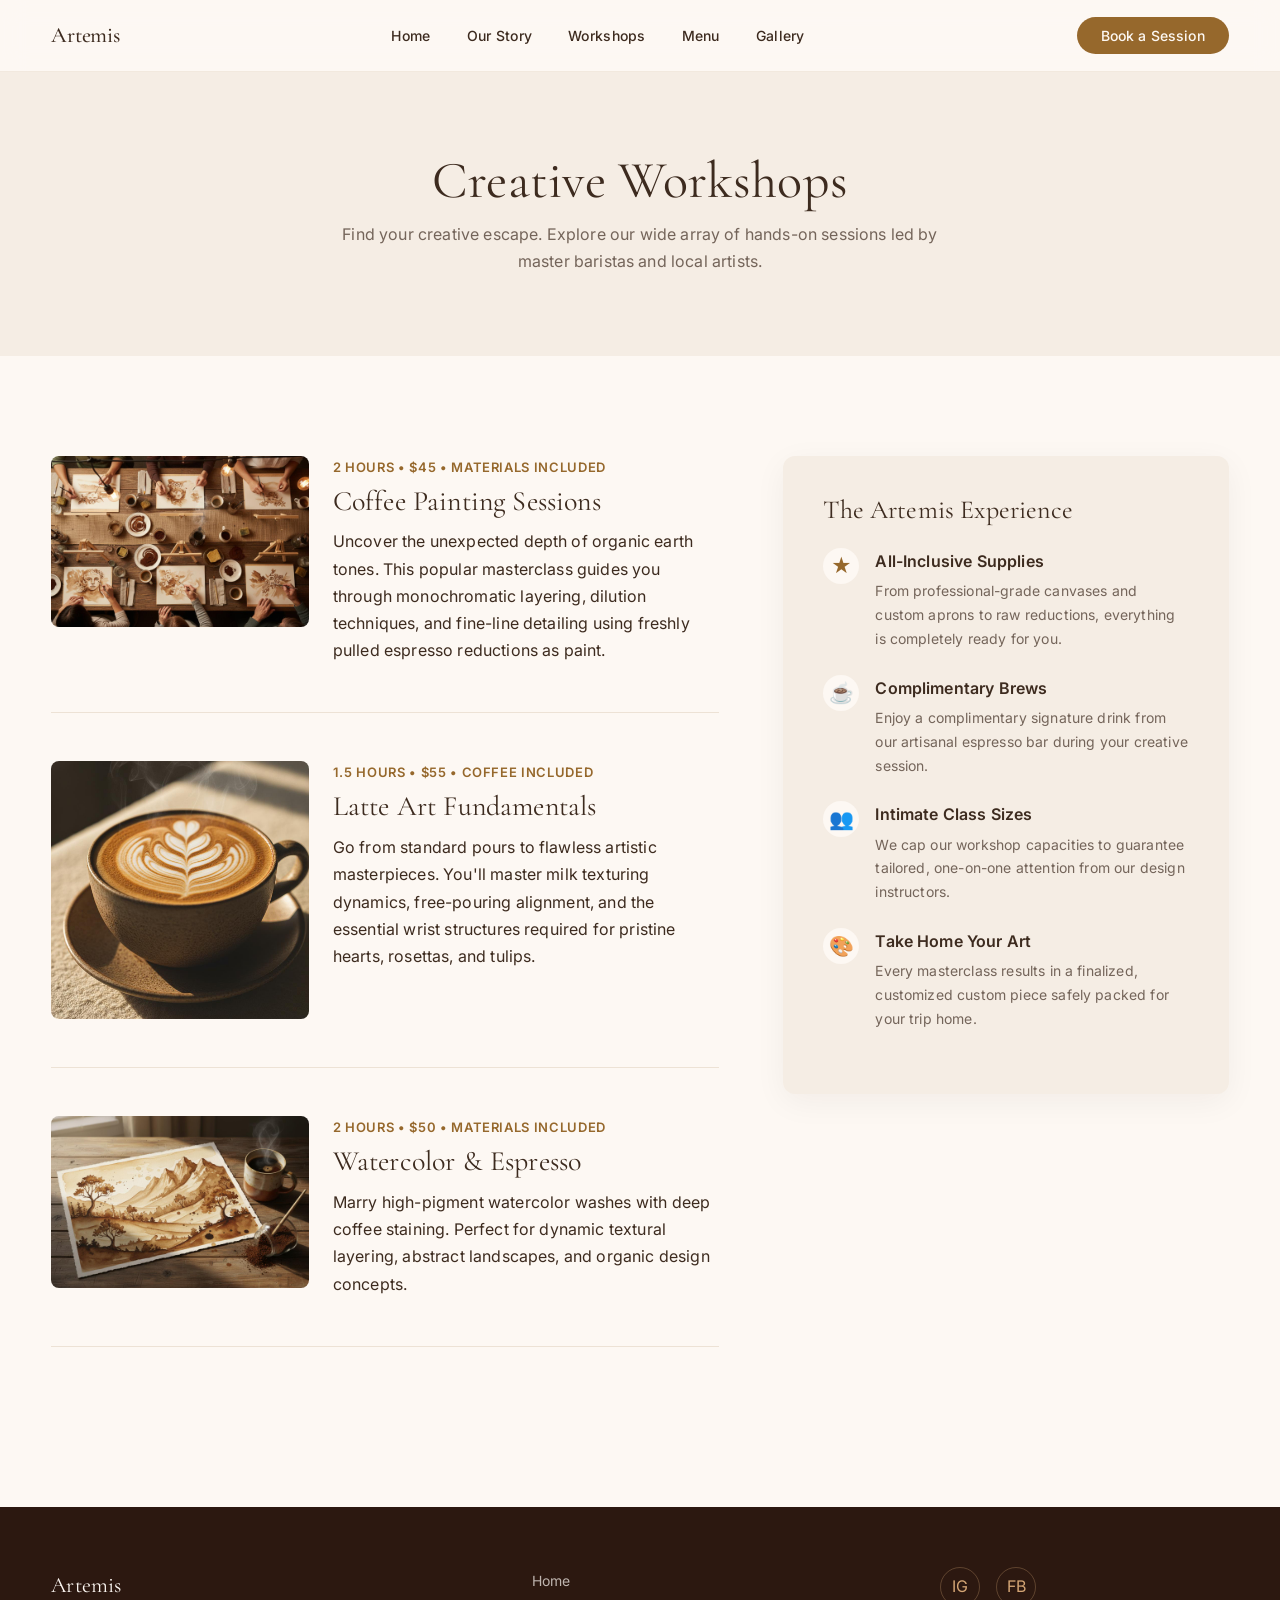
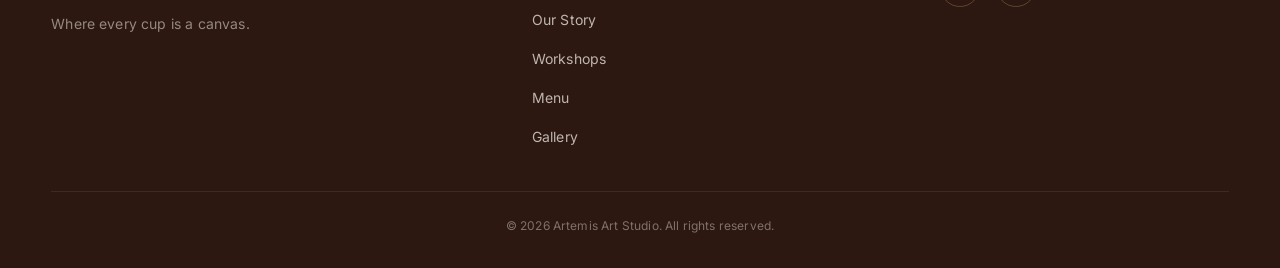
<file: workshops.html>
<!DOCTYPE html>
<html lang="en">
<head>
<meta charset="UTF-8">
<meta name="viewport" content="width=device-width, initial-scale=1.0">
<title>Creative Workshops &mdash; Artemis Art Studio</title>
<link rel="preconnect" href="https://fonts.googleapis.com">
<link rel="preconnect" href="https://fonts.gstatic.com" crossorigin>
<link href="https://fonts.googleapis.com/css2?family=Cormorant+Garamond:ital,wght@0,400;0,500;0,600;1,400&family=Inter:wght@400;500;600&display=swap" rel="stylesheet">
<style>
*,*::before,*::after{margin:0;padding:0;box-sizing:border-box}
:root{
  --primary:#3D2B1F;
  --secondary:#96682C;
  --accent:#D4A574;
  --highlight:#C8956C;
  --bg:#FDF8F3;
  --surface:#F5EDE4;
  --surface-dark:#2C1810;
  --coffee:#6B3A2A;
}
body{
  font-family:'Inter',sans-serif;
  color:var(--primary);
  background:var(--bg);
  line-height:1.7;
  letter-spacing:0.01em;
  padding-top:72px;
}
h1,h2,h3,h4{font-family:'Cormorant Garamond',serif;font-weight:400;line-height:1.1}
img{max-width:100%;display:block;border-radius:8px}
a{text-decoration:none;color:inherit}

/* ===== NAVIGATION ===== */
.nav{
  position:fixed;
  top:0;left:0;right:0;
  height:72px;
  background:rgba(253,248,243,0.92);
  backdrop-filter:blur(12px);
  -webkit-backdrop-filter:blur(12px);
  border-bottom:1px solid rgba(150,104,44,0.1);
  z-index:100;
  display:flex;
  align-items:center;
  justify-content:space-between;
  padding:0 4vw;
}
.nav-logo{
  font-family:'Cormorant Garamond',serif;
  font-size:22px;
  font-weight:500;
  color:var(--primary);
  letter-spacing:-0.01em;
}
.nav-links{
  display:flex;
  align-items:center;
  gap:36px;
  list-style:none;
}
.nav-links a{
  font-family:'Inter',sans-serif;
  font-size:14px;
  font-weight:500;
  letter-spacing:0.02em;
  color:var(--primary);
  transition:color 0.3s ease;
  position:relative;
}
.nav-links a::after{
  content:'';
  position:absolute;
  bottom:-4px;left:0;
  width:0;height:1.5px;
  background:var(--secondary);
  transition:width 0.3s ease;
}
.nav-links a:hover{color:var(--secondary)}
.nav-links a:hover::after{width:100%}
.nav-cta{
  font-family:'Inter',sans-serif;
  font-size:14px;
  font-weight:500;
  background:var(--secondary);
  color:var(--bg);
  padding:10px 24px;
  border-radius:100px;
  border:none;
  cursor:pointer;
  transition:all 0.3s ease;
}
.nav-cta:hover{
  background:var(--primary);
  transform:translateY(-1px);
}
.nav-toggle{display:none}

/* ===== INNER HERO ===== */
.inner-hero{background:var(--surface);padding:80px 4vw;text-align:center;}
.inner-hero h1{font-size:clamp(36px,5vw,52px);margin-bottom:12px;}
.inner-hero p{font-size:16px;color:rgba(61,43,31,0.7);max-width:600px;margin:0 auto;}

/* ===== WORKSHOP CONTENT ===== */
.section{padding:100px 4vw;}
.grid-layout{max-width:1200px;margin:0 auto;display:grid;grid-template-columns:1.5fr 1fr;gap:64px;}
.workshop-detailed-list{display:flex;flex-direction:column;gap:48px;}
.detail-card{background:var(--bg);border-bottom:1px solid rgba(150,104,44,0.15);padding-bottom:48px;display:grid;grid-template-columns:1fr 1.5fr;gap:24px;}
.detail-card-meta{font-size:13px;font-weight:600;color:var(--secondary);text-transform:uppercase;letter-spacing:0.05em;margin-bottom:8px;display:block;}
.detail-card h3{font-size:28px;margin-bottom:12px;}

/* ===== NEW PERKS PANEL SIDEBAR ===== */
.perks-sidebar{background:var(--surface);padding:40px;border-radius:12px;position:sticky;top:100px;height:fit-content;box-shadow:0 8px 32px rgba(44,24,16,0.05);}
.perks-sidebar h3{font-size:26px;margin-bottom:24px;color:var(--primary);}
.perk-item{margin-bottom:24px;display:flex;gap:16px;align-items:flex-start;}
.perk-icon{font-size:20px;background:var(--bg);width:36px;height:36px;display:flex;align-items:center;justify-content:center;border-radius:50%;flex-shrink:0;color:var(--secondary);}
.perk-title{font-size:16px;font-weight:600;margin-bottom:4px;font-family:'Inter',sans-serif;}
.perk-desc{font-size:14px;color:rgba(61,43,31,0.7);}

/* ===== FOOTER ===== */
.footer{background:var(--surface-dark);padding:60px 4vw 32px;margin-top:60px;}
.footer-inner{max-width:1200px;margin:0 auto;}
.footer-grid{display:grid;grid-template-columns:1.2fr 1fr 0.8fr;gap:48px;padding-bottom:40px;border-bottom:1px solid rgba(253,248,243,0.08);}
.footer-brand{font-family:'Cormorant Garamond',serif;font-size:22px;color:var(--bg);margin-bottom:8px;}
.footer-tagline{font-size:14px;color:rgba(253,248,243,0.5);}
.footer-links{list-style:none;display:flex;flex-direction:column;gap:12px;}
.footer-links a{font-size:14px;color:rgba(253,248,243,0.7);transition:color 0.3s;}
.footer-links a:hover{color:var(--accent)}
.footer-social{display:flex;gap:16px;}
.footer-social a{width:40px;height:40px;border-radius:50%;border:1px solid rgba(212,165,116,0.3);display:flex;align-items:center;justify-content:center;color:var(--accent);transition:all 0.3s;}
.footer-social a:hover{background:var(--accent);color:var(--surface-dark);}
.footer-bottom{text-align:center;padding-top:24px;font-size:12px;color:rgba(253,248,243,0.4);}

/* ===== ANIMATIONS ===== */
.fade-up{opacity:0;transform:translateY(30px);}
.fade-up.visible{opacity:1;transform:translateY(0);transition:opacity 0.8s cubic-bezier(0.33,1,0.68,1),transform 0.8s cubic-bezier(0.33,1,0.68,1);}

@media(max-width:768px){
  .nav-links, .nav-cta{display:none}
  .nav-toggle{display:block;background:none;border:none;font-size:24px;cursor:pointer;color:var(--primary);}
  .grid-layout{grid-template-columns:1fr;}
  .detail-card{grid-template-columns:1fr;}
  .perks-sidebar{position:static;}
}
</style>
</head>
<body>

<nav class="nav">
  <a href="artemis-art-studio.html" class="nav-logo">Artemis</a>
  <ul class="nav-links">
    <li><a href="index.html">Home</a></li>
    <li><a href="about.html">Our Story</a></li>
    <li><a href="workshops.html">Workshops</a></li>
    <li><a href="menu.html">Menu</a></li>
    <li><a href="gallery.html">Gallery</a></li>
  </ul>
  <a href="https://www.artemisartstudios.com/appointments-3-1" class="nav-cta" style="display: inline-block; text-align: center; line-height: normal;">Book a Session</a>
  <button class="nav-toggle" onclick="toggleMobileNav()">&#9776;</button>
</nav>

<header class="inner-hero">
  <h1 class="fade-up">Creative Workshops</h1>
  <p class="fade-up">Find your creative escape. Explore our wide array of hands-on sessions led by master baristas and local artists.</p>
</header>

<main class="section">
  <div class="grid-layout">
    <div class="workshop-detailed-list">
      <div class="detail-card fade-up">
        <img src="images/coffee-painting-workshop.jpg" alt="Coffee Painting">
        <div>
          <span class="detail-card-meta">2 Hours &bull; $45 &bull; Materials Included</span>
          <h3>Coffee Painting Sessions</h3>
          <p>Uncover the unexpected depth of organic earth tones. This popular masterclass guides you through monochromatic layering, dilution techniques, and fine-line detailing using freshly pulled espresso reductions as paint.</p>
        </div>
      </div>
      
      <div class="detail-card fade-up">
        <img src="images/latte-art.jpg" alt="Latte Art Fundamentals">
        <div>
          <span class="detail-card-meta">1.5 Hours &bull; $55 &bull; Coffee Included</span>
          <h3>Latte Art Fundamentals</h3>
          <p>Go from standard pours to flawless artistic masterpieces. You'll master milk texturing dynamics, free-pouring alignment, and the essential wrist structures required for pristine hearts, rosettas, and tulips.</p>
        </div>
      </div>

      <div class="detail-card fade-up">
        <img src="images/coffee-watercolor.jpg" alt="Watercolor and Espresso">
        <div>
          <span class="detail-card-meta">2 Hours &bull; $50 &bull; Materials Included</span>
          <h3>Watercolor &amp; Espresso</h3>
          <p>Marry high-pigment watercolor washes with deep coffee staining. Perfect for dynamic textural layering, abstract landscapes, and organic design concepts.</p>
        </div>
      </div>
    </div>

    <!-- NEW REPLACEMENT PANEL: STUDIO PERKS -->
    <div class="perks-sidebar fade-up">
      <h3>The Artemis Experience</h3>
      
      <div class="perk-item">
        <div class="perk-icon">&#9733;</div>
        <div>
          <div class="perk-title">All-Inclusive Supplies</div>
          <p class="perk-desc">From professional-grade canvases and custom aprons to raw reductions, everything is completely ready for you.</p>
        </div>
      </div>

      <div class="perk-item">
        <div class="perk-icon">&#9749;</div>
        <div>
          <div class="perk-title">Complimentary Brews</div>
          <p class="perk-desc">Enjoy a complimentary signature drink from our artisanal espresso bar during your creative session.</p>
        </div>
      </div>

      <div class="perk-item">
        <div class="perk-icon">&#128101;</div>
        <div>
          <div class="perk-title">Intimate Class Sizes</div>
          <p class="perk-desc">We cap our workshop capacities to guarantee tailored, one-on-one attention from our design instructors.</p>
        </div>
      </div>

      <div class="perk-item">
        <div class="perk-icon">&#127912;</div>
        <div>
          <div class="perk-title">Take Home Your Art</div>
          <p class="perk-desc">Every masterclass results in a finalized, customized custom piece safely packed for your trip home.</p>
        </div>
      </div>
    </div>
  </div>
</main>

<footer class="footer">
  <div class="footer-inner">
    <div class="footer-grid">
      <div>
        <div class="footer-brand">Artemis</div>
        <p class="footer-tagline">Where every cup is a canvas.</p>
      </div>
      <ul class="footer-links">
        <li><a href="index.html">Home</a></li>
        <li><a href="about.html">Our Story</a></li>
        <li><a href="workshops.html">Workshops</a></li>
        <li><a href="menu.html">Menu</a></li>
        <li><a href="gallery.html">Gallery</a></li>
      </ul>
      <div class="footer-social">
        <a href="#">IG</a><a href="#">FB</a>
      </div>
    </div>
    <div class="footer-bottom">&copy; 2026 Artemis Art Studio. All rights reserved.</div>
  </div>
</footer>

<script>
function toggleMobileNav() {
  const navLinks = document.querySelector('.nav-links');
  const isHidden = navLinks.style.display === 'flex';
  navLinks.style.display = isHidden ? 'none' : 'flex';
  if (!isHidden) {
    navLinks.style.position = 'absolute';
    navLinks.style.top = '72px';
    navLinks.style.left = '0';
    navLinks.style.right = '0';
    navLinks.style.flexDirection = 'column';
    navLinks.style.background = 'rgba(253,248,243,0.98)';
    navLinks.style.padding = '24px';
    navLinks.style.gap = '20px';
    navLinks.style.boxShadow = '0 4px 20px rgba(0,0,0,0.08)';
    navLinks.style.backdropFilter = 'blur(12px)';
    navLinks.style.zIndex = '99';
  }
}

window.addEventListener('scroll', () => {
  const nav = document.querySelector('.nav');
  if (window.scrollY > 50) {
    nav.style.boxShadow = '0 2px 20px rgba(44,24,16,0.06)';
  } else {
    nav.style.boxShadow = 'none';
  }
});

(function(){
  const observer = new IntersectionObserver((entries) => {
    entries.forEach(entry => {
      if (entry.isIntersecting) {
        entry.target.classList.add('visible');
        observer.unobserve(entry.target);
      }
    });
  }, { threshold: 0.1 });
  document.querySelectorAll('.fade-up').forEach(el => observer.observe(el));
})();
</script>
</body>
</html>
</file>
